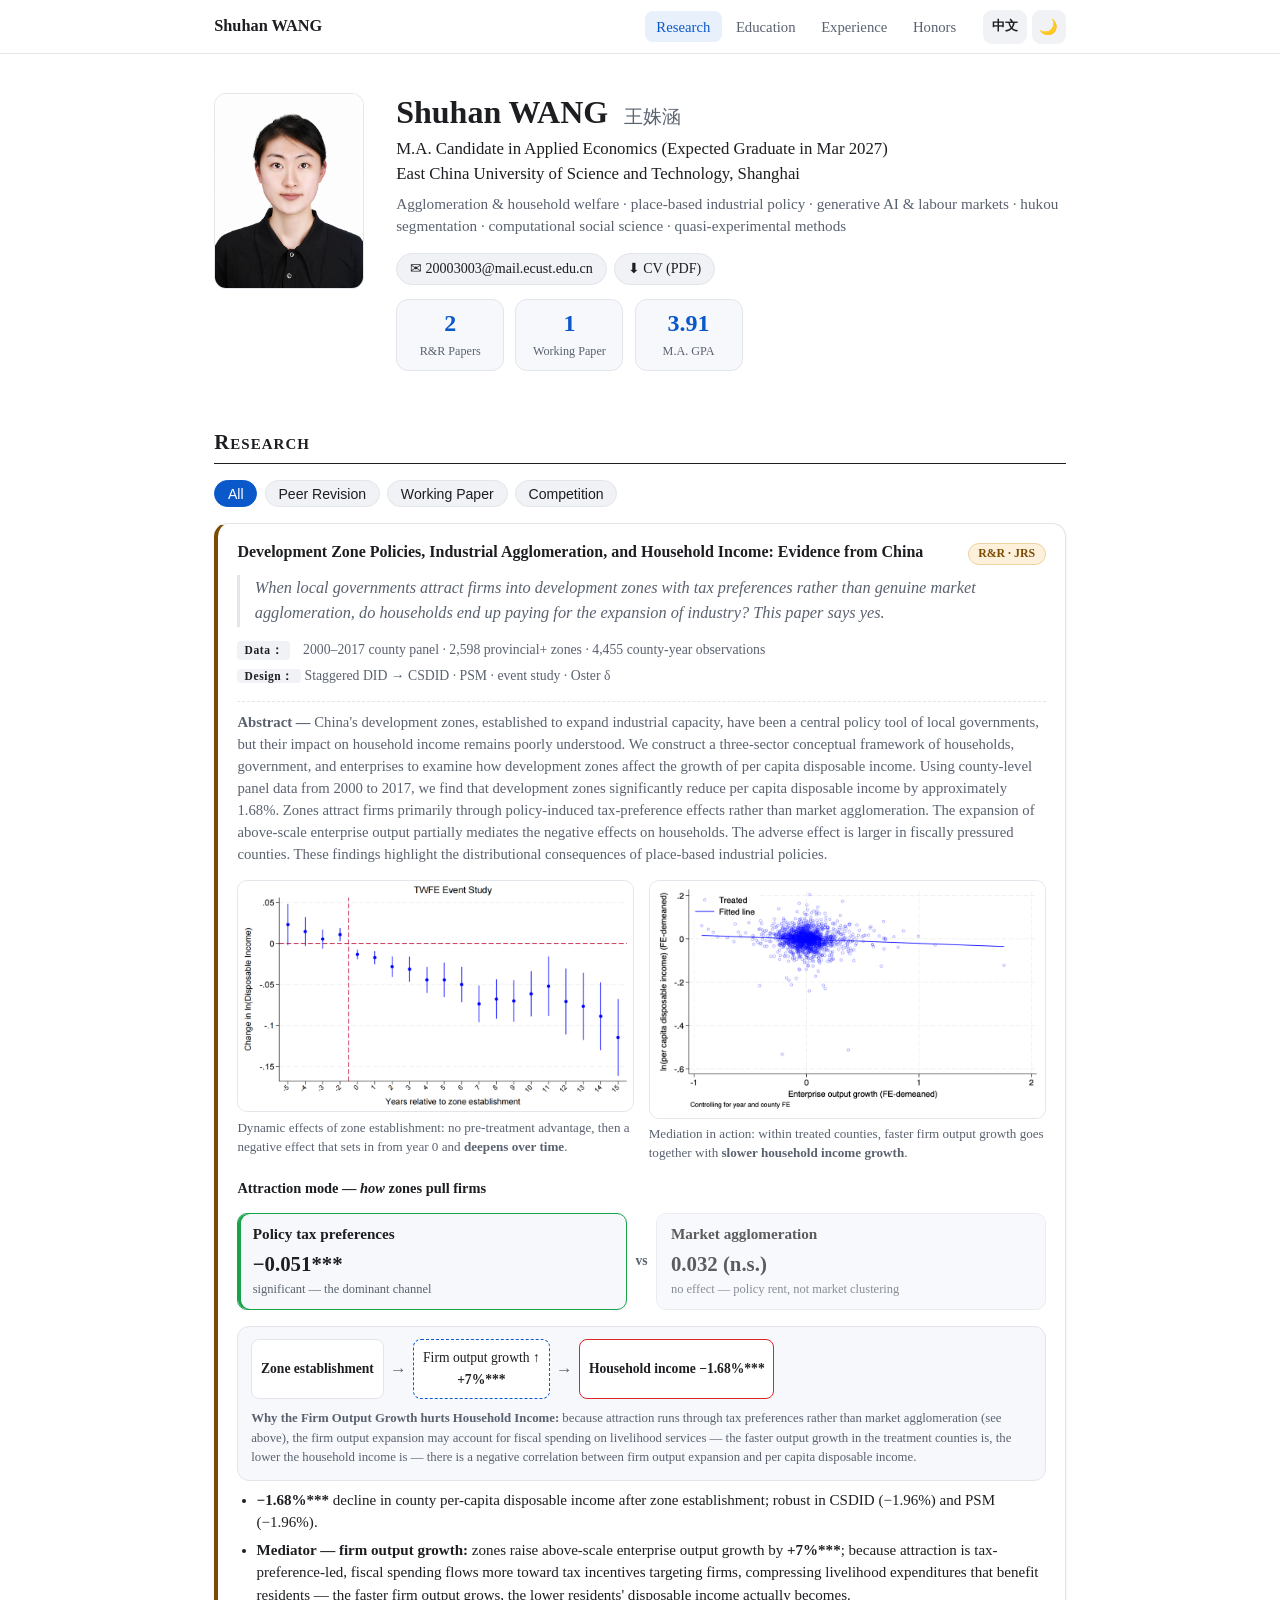
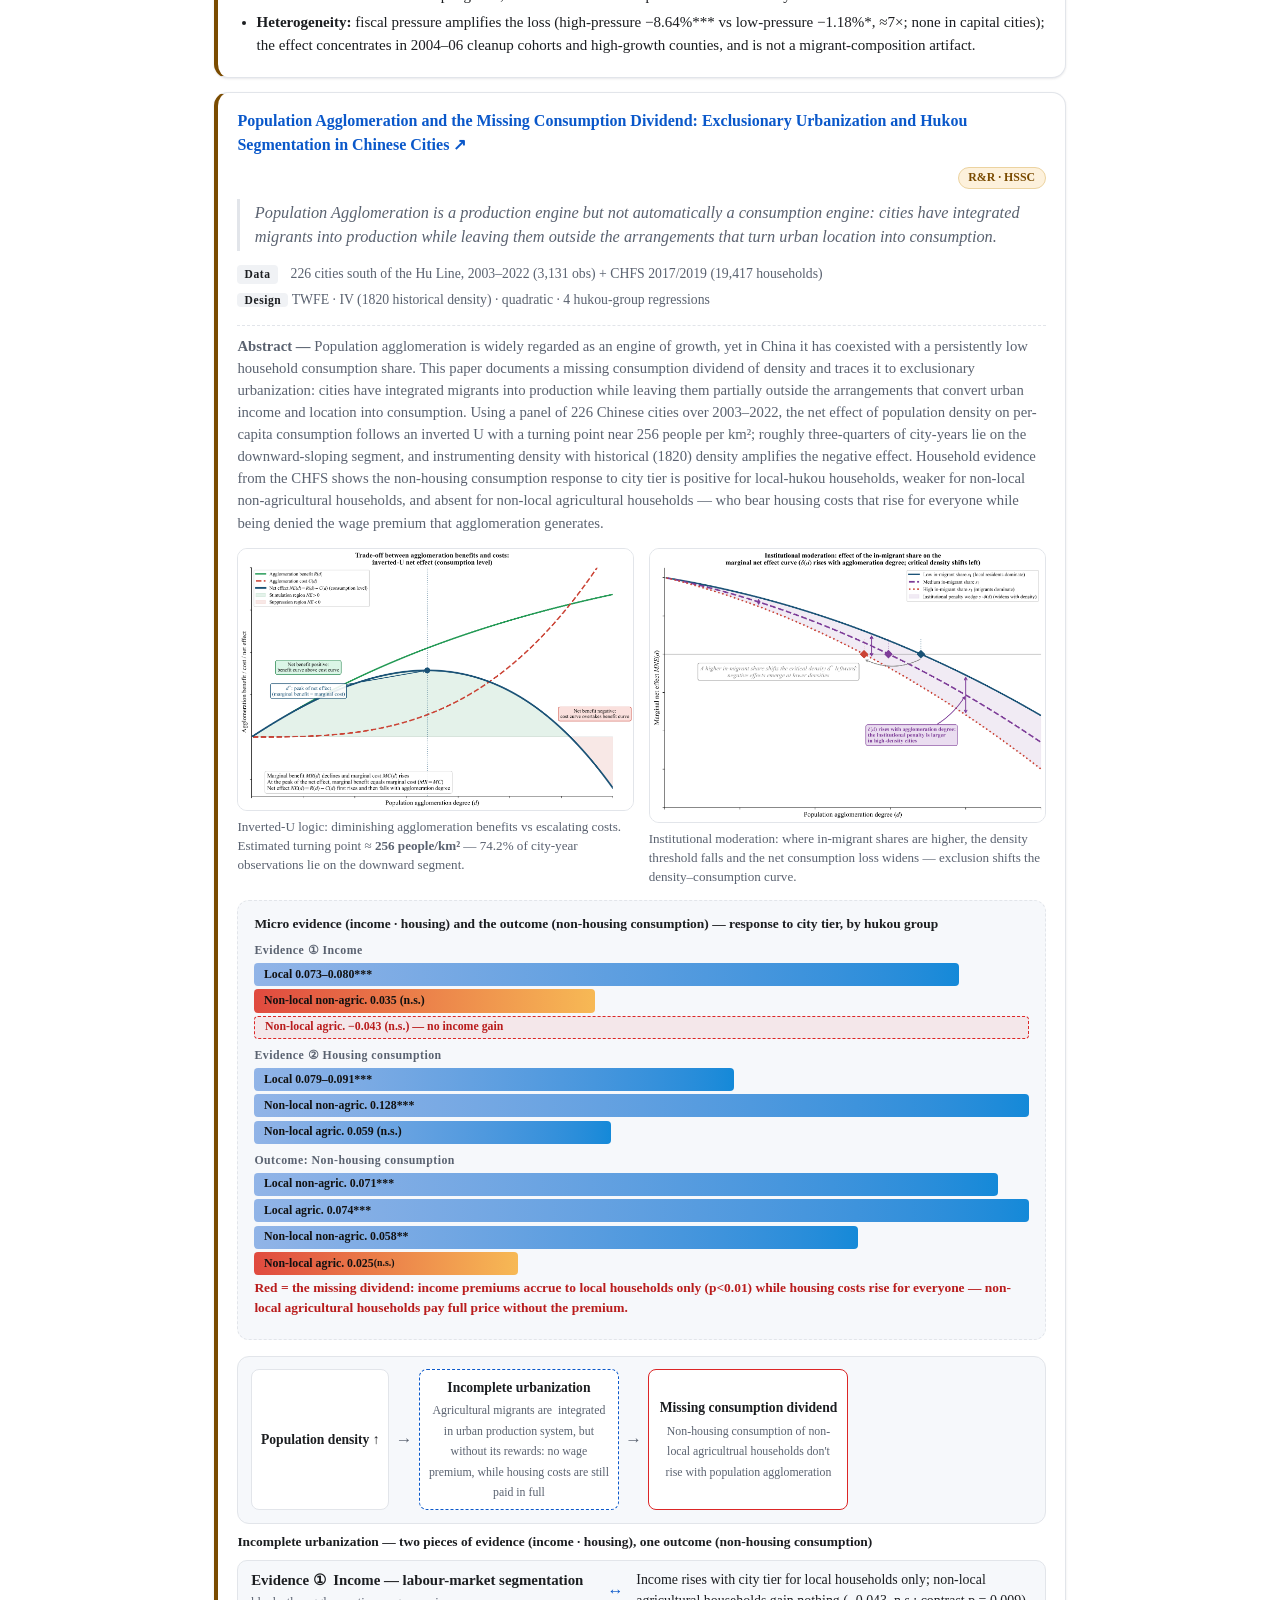
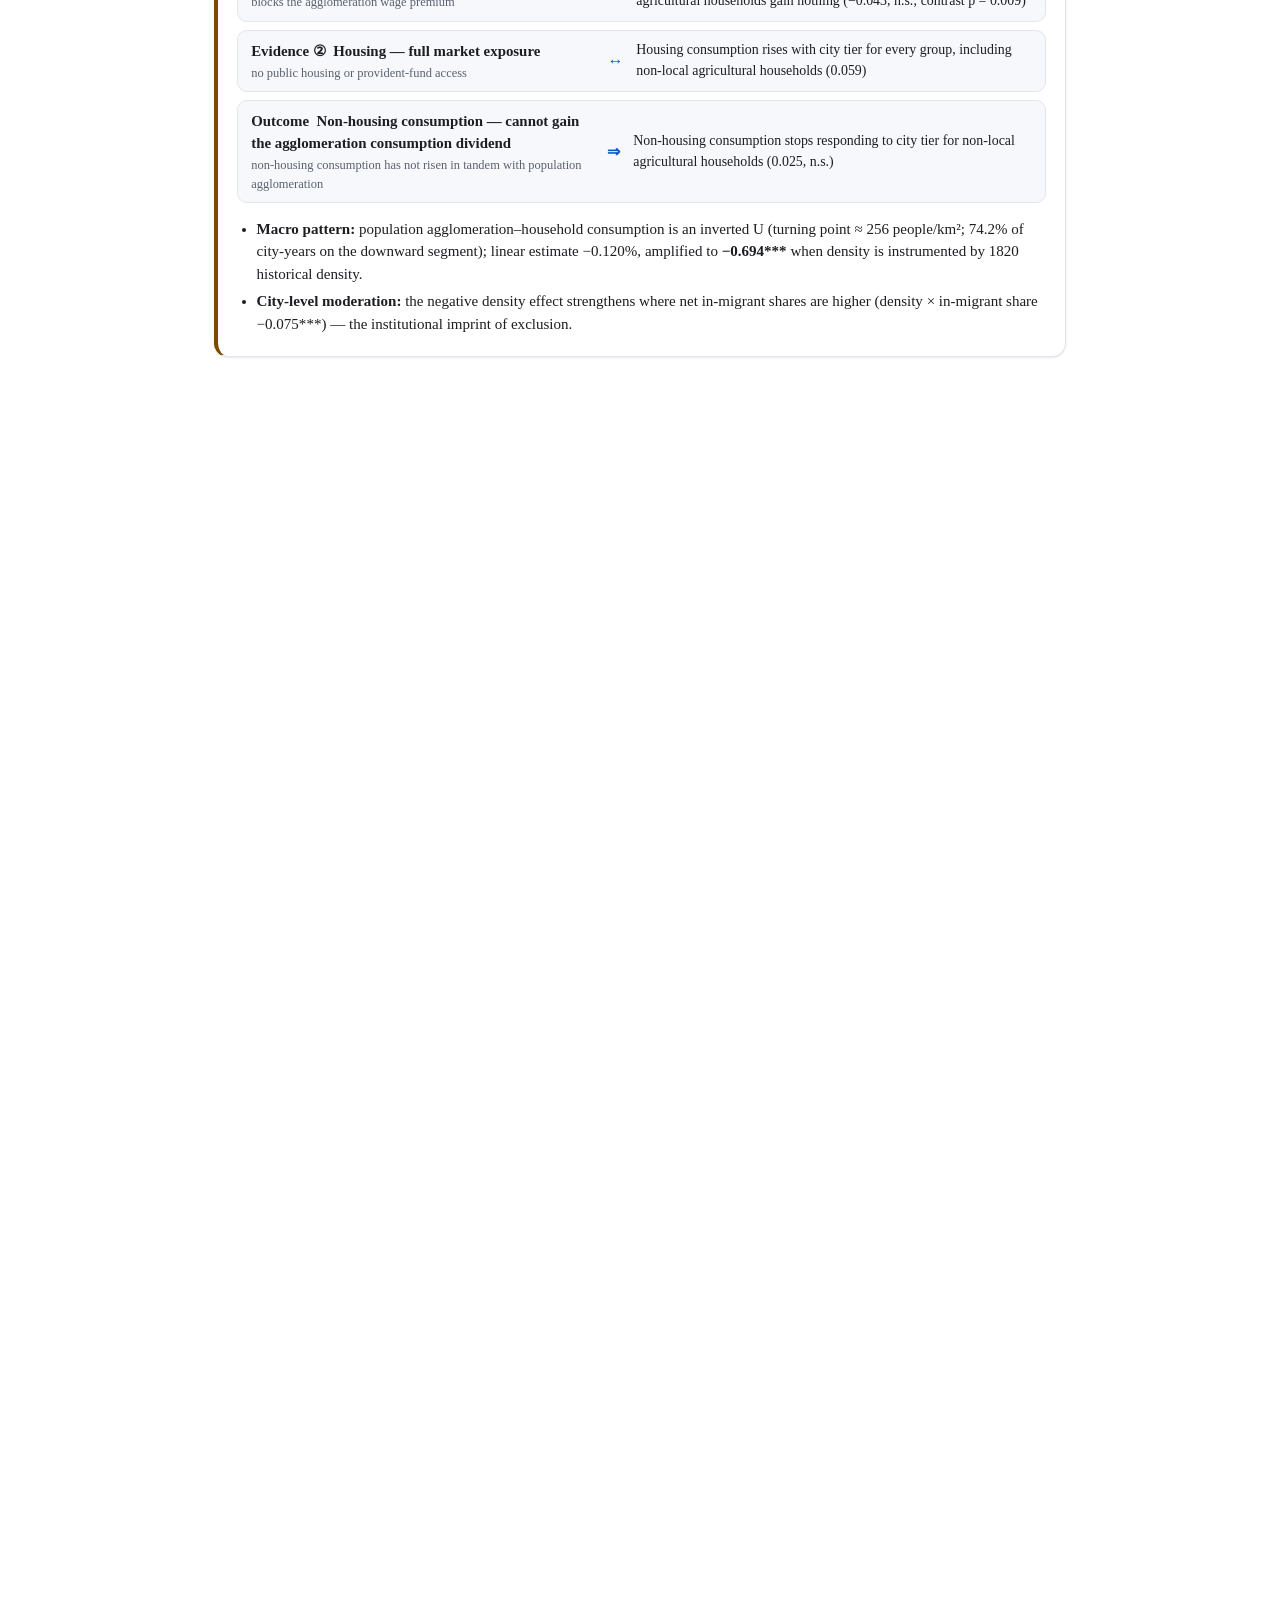
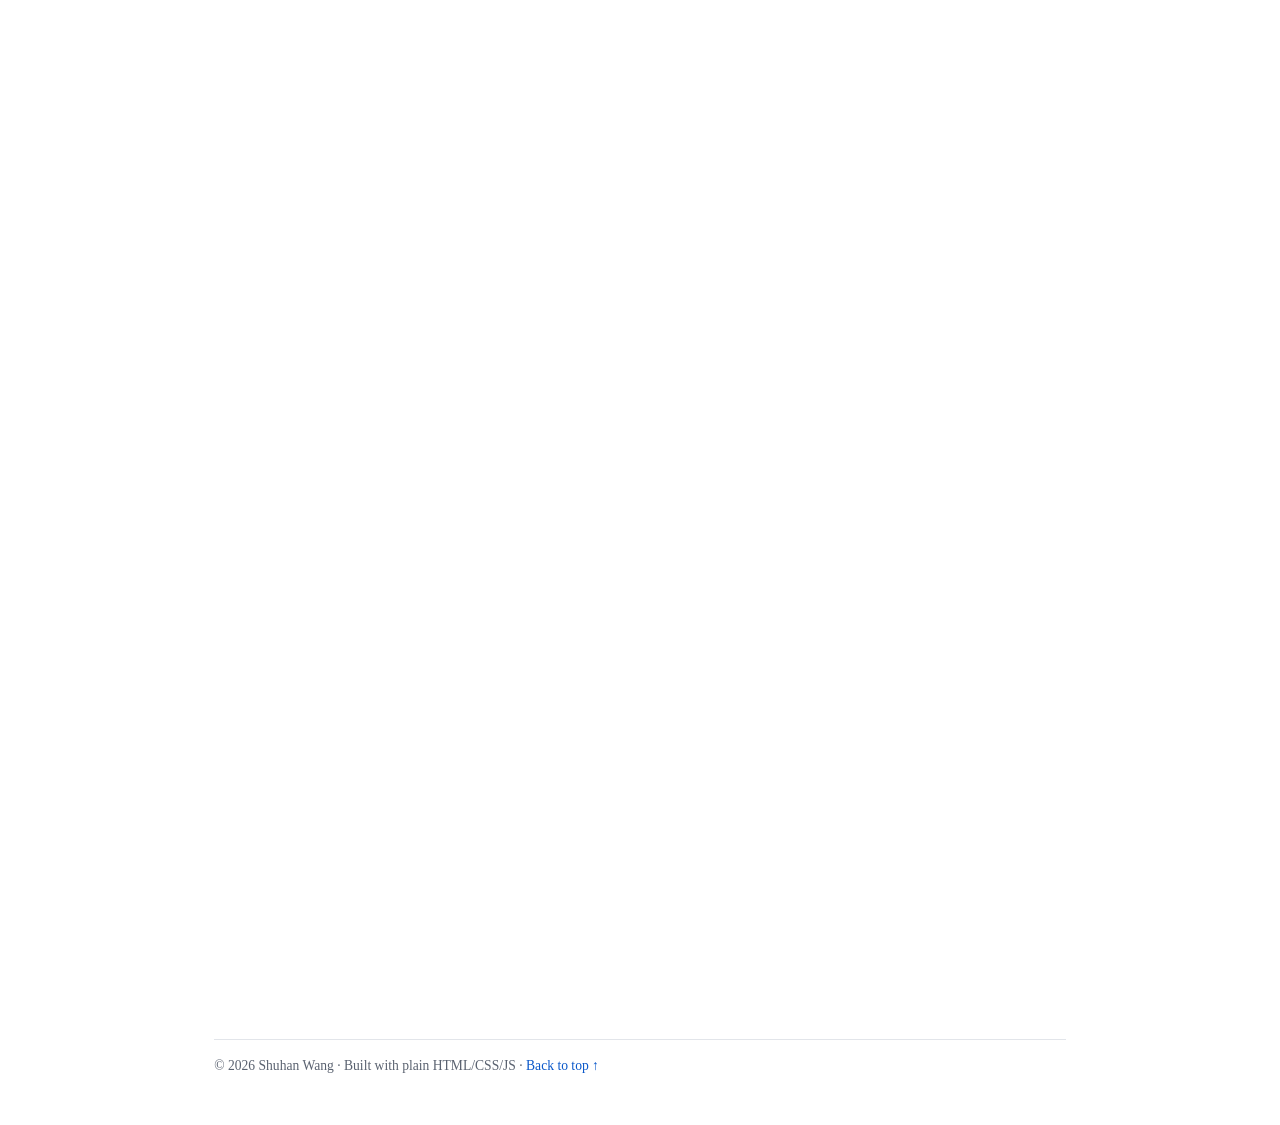
<file: index.html>
<!DOCTYPE html>
<html lang="en" data-theme="light">
<head>
<meta charset="utf-8">
<meta name="viewport" content="width=device-width, initial-scale=1">
<title>Shuhan WANG | Research — Agglomeration, Place-Based Policy &amp; Generative AI</title>
<meta name="description" content="Shuhan Wang — M.A. candidate in Applied Economics at ECUST. Research on agglomeration, hukou segmentation and consumption; place-based industrial policy and household income; generative AI, skill diversity and wage inequality.">
<link rel="stylesheet" href="css/style.css">
<link rel="stylesheet" href="css/theme.css">
</head>
<body>

<!-- ============ Top navigation ============ -->
<header class="nav" id="nav">
  <div class="nav-inner">
    <a href="#top" class="brand">Shuhan&nbsp;WANG</a>
    <nav class="nav-links" id="navLinks">
      <a href="#research" data-nav="research" data-i18n="nav_research">Research</a>
      <a href="#education" data-nav="education" data-i18n="nav_education">Education</a>
      <a href="#experience" data-nav="experience" data-i18n="nav_experience">Experience</a>
      <a href="#honors" data-nav="honors" data-i18n="nav_honors">Honors</a>
    </nav>
    <div class="nav-actions">
      <button id="langToggle" class="icon-btn lang-btn" title="Switch language" aria-label="Language">中文</button>
      <button id="themeToggle" class="icon-btn" title="Toggle theme" aria-label="Toggle theme">🌙</button>
      <button id="menuToggle" class="icon-btn menu-btn" title="Menu" aria-label="Menu">☰</button>
    </div>
  </div>
  <div class="progress" id="progressBar"></div>
</header>

<main class="wrap" id="top">

  <!-- ============ Hero ============ -->
  <section class="hero">
    <div class="hero-photo" data-reveal>
      <img src="assets/photo.png" alt="Photo of Shuhan Wang" class="photo">
    </div>
    <div class="hero-main">
      <h1 data-reveal>Shuhan WANG <span class="cn">王姝涵</span></h1>
      <p class="role" data-reveal data-i18n="hero_role">M.A. Candidate in Applied Economics (Expected Graduate in Mar 2027)<br>East China University of Science and Technology, Shanghai</p>
      <p class="interests" data-reveal data-i18n="hero_int">Agglomeration &amp; household welfare · place-based industrial policy · generative AI &amp; labour markets · hukou segmentation · computational social science · quasi-experimental methods</p>
      <div class="contact" data-reveal>
        <a class="chip" id="emailChip" href="mailto:20003003@mail.ecust.edu.cn">✉ 20003003@mail.ecust.edu.cn</a>
        <a class="chip" href="assets/CV_Wang_Shuhan.pdf?v=07d8835b" download data-i18n="cv_chip">⬇ CV (PDF)</a>
      </div>
      <div class="stats" data-reveal>
        <div class="stat"><span class="num" data-count="2" data-decimals="0">0</span><span class="lbl" data-i18n="st_rr">R&amp;R Papers</span></div>
        <div class="stat"><span class="num" data-count="1">0</span><span class="lbl" data-i18n="st_wp">Working Paper</span></div>
        <div class="stat"><span class="num" data-count="3.91" data-decimals="2">0</span><span class="lbl" data-i18n="st_gpa">M.A. GPA</span></div>
      </div>
    </div>
  </section>

  <!-- ============ Research (three papers, visualized) ============ -->
  <section id="research">
    <h2 class="sec-title" data-reveal data-i18n="sec_research">Research</h2>

    <div class="filters" data-reveal>
      <button class="chip filter active" data-filter="all" data-i18n="f_all">All</button>
      <button class="chip filter" data-filter="rr" data-i18n="f_rr">Peer Revision</button>
      <button class="chip filter" data-filter="wp" data-i18n="f_wp">Working Paper</button>
      <button class="chip filter" data-filter="award" data-i18n="f_award">Competition</button>
    </div>

    <!-- ===== Paper 1: Development zones ===== -->
    <article class="paper card study" data-tags="rr" data-reveal>
      <div class="p-top">
        <span class="title" data-expand data-i18n="p1_t">Development Zone Policies, Industrial Agglomeration, and Household Income: Evidence from China</span>
        <span class="badge rr" data-i18n="b_jrs">R&amp;R · JRS</span>
      </div>

      <div class="study-body">
        <p class="question" data-i18n="p1_q">When local governments attract firms into development zones with tax preferences rather than genuine market agglomeration,
          do <em>households</em> end up paying for the expansion of industry? This paper says yes.</p>

        <div class="s-meta" data-i18n="p1_meta"><span class="lab">Data：</span> 2000–2017 county panel · 2,598 provincial+ zones · 4,455 county-year observations<div><span class="lab">Design：</span> Staggered DID → CSDID · PSM · event study · Oster δ</div></div>

        

        <p class="abstract" data-i18n="p1_abs"><strong>Abstract —</strong> China's development zones, established to expand industrial capacity, have been a central policy tool of local governments, but their impact on household income remains poorly understood. We construct a three-sector conceptual framework of households, government, and enterprises to examine how development zones affect the growth of per capita disposable income. Using county-level panel data from 2000 to 2017, we find that development zones significantly reduce per capita disposable income by approximately 1.68%. Zones attract firms primarily through policy-induced tax-preference effects rather than market agglomeration. The expansion of above-scale enterprise output partially mediates the negative effects on households. The adverse effect is larger in fiscally pressured counties. These findings highlight the distributional consequences of place-based industrial policies.</p>

<div class="figs two">
          <figure>
            <a href="assets/research/kfq_event_study_income.png" target="_blank" rel="noopener"><img loading="lazy" src="assets/research/kfq_event_study_income.png" alt="Event study: dynamic effects of development zones on per capita disposable income"></a>
            <figcaption data-i18n="p1_cap1">Dynamic effects of zone establishment: no pre-treatment advantage, then a negative effect that sets in from year 0 and <strong>deepens over time</strong>.</figcaption>
          </figure>
          <figure>
            <a href="assets/research/kfq_mechanism_partial.png" target="_blank" rel="noopener"><img loading="lazy" src="assets/research/kfq_mechanism_partial.png" alt="Partial correlation: firm output growth vs household income growth in treated counties"></a>
            <figcaption data-i18n="p1_cap2">Mediation in action: within treated counties, faster firm output growth goes together with <strong>slower household income growth</strong>.</figcaption>
          </figure>
        </div>

        <div class="chan">
          <div class="chan-title" data-i18n="p1_chant">Attraction mode — <em>how</em> zones pull firms</div>
          <div class="chan-box ok" data-i18n="p1_chanok"><b>Policy tax preferences</b><span>−0.051***</span><small>significant — the dominant channel</small></div>
          <div class="chan-vs" data-i18n="p1_chanvs">vs</div>
          <div class="chan-box dim" data-i18n="p1_chandim"><b>Market agglomeration</b><span>0.032 (n.s.)</span><small>no effect — policy rent, not market clustering</small></div>
        </div>

        <div class="flow" data-i18n="p1_flow"><div class="flow-box"><b>Zone establishment</b></div>
          <div class="arrow">→</div>
          <div class="flow-box mid">Firm output growth ↑ <b>+7%***</b></div>
          <div class="arrow">→</div>
          <div class="flow-box bad"><b>Household income −1.68%***</b></div>
          <div class="flow-note"><b>Why the Firm Output Growth hurts Household Income:</b> because attraction runs through tax preferences rather than market agglomeration (see above), the firm output expansion may account for fiscal spending on livelihood services — the faster output growth in the treatment counties is, the lower the household income is — there is a negative correlation between firm output expansion and per capita disposable income.</div></div>

        <ul class="s-key" data-i18n="p1_key"><li><b>−1.68%***</b> decline in county per-capita disposable income after zone establishment; robust in CSDID (−1.96%) and PSM (−1.96%).</li>
          <li><b>Mediator — firm output growth:</b> zones raise above-scale enterprise output growth by <b>+7%***</b>; because attraction is tax-preference-led, fiscal spending flows more toward tax incentives targeting firms, compressing livelihood expenditures that benefit residents — the faster firm output grows, the lower residents' disposable income actually becomes.</li>
          <li><b>Heterogeneity:</b> fiscal pressure amplifies the loss (high-pressure −8.64%*** vs low-pressure −1.18%*, ≈7×; none in capital cities); the effect concentrates in 2004–06 cleanup cohorts and high-growth counties, and is not a migrant-composition artifact.</li></ul>

        
      </div>
    </article>

    <!-- ===== Paper 2: Agglomeration & hukou ===== -->
    <article class="paper card study" data-tags="rr" data-reveal>
      <div class="p-top">
        <a class="title link" data-expand href="https://www.researchsquare.com/article/rs-9354774/v1" target="_blank" rel="noopener" data-i18n="p2_t">Population Agglomeration and the Missing Consumption Dividend: Exclusionary Urbanization and Hukou Segmentation in Chinese Cities ↗</a>
        <span class="badge rr" data-i18n="b_hssc">R&amp;R · HSSC</span>
      </div>

      <div class="study-body">
        <p class="question" data-i18n="p2_q">Population Agglomeration is a production engine but not automatically a consumption engine: cities have integrated migrants into <em>production</em>
          while leaving them outside the arrangements that turn urban location into <em>consumption</em>.</p>

        <div class="s-meta" data-i18n="p2_meta"><span class="lab">Data</span> 226 cities south of the Hu Line, 2003–2022 (3,131 obs) + CHFS 2017/2019 (19,417 households)<div><span class="lab">Design</span> TWFE · IV (1820 historical density) · quadratic · 4 hukou-group regressions</div></div>

        

        <p class="abstract" data-i18n="p2_abs"><strong>Abstract —</strong> Population agglomeration is widely regarded as an engine of growth, yet in China it has coexisted with a persistently low household consumption share. This paper documents a missing consumption dividend of density and traces it to exclusionary urbanization: cities have integrated migrants into production while leaving them partially outside the arrangements that convert urban income and location into consumption. Using a panel of 226 Chinese cities over 2003–2022, the net effect of population density on per-capita consumption follows an inverted U with a turning point near 256 people per km²; roughly three-quarters of city-years lie on the downward-sloping segment, and instrumenting density with historical (1820) density amplifies the negative effect. Household evidence from the CHFS shows the non-housing consumption response to city tier is positive for local-hukou households, weaker for non-local non-agricultural households, and absent for non-local agricultural households — who bear housing costs that rise for everyone while being denied the wage premium that agglomeration generates.</p>

<div class="figs two">
          <figure>
            <a href="assets/research/hssc_fig1_tradeoff.png" target="_blank" rel="noopener"><img loading="lazy" src="assets/research/hssc_fig1_tradeoff.png" alt="Trade-off between agglomeration benefits and costs (conceptual)"></a>
            <figcaption data-i18n="p2_cap1">Inverted-U logic: diminishing agglomeration benefits vs escalating costs. Estimated turning point ≈ <strong>256 people/km²</strong> — 74.2% of city-year observations lie on the downward segment.</figcaption>
          </figure>
          <figure>
            <a href="assets/research/hssc_fig2_moderation.png" target="_blank" rel="noopener"><img loading="lazy" src="assets/research/hssc_fig2_moderation.png" alt="Institutional moderation: in-migrant share shifts the marginal net effect curve"></a>
            <figcaption data-i18n="p2_cap2">Institutional moderation: where in-migrant shares are higher, the density threshold falls and the net consumption loss widens — exclusion shifts the density–consumption curve.</figcaption>
          </figure>
        </div>

        <div class="fig-bars" data-i18n="p2_bars"><p class="fig-title">Micro evidence (income · housing) and the outcome (non-housing consumption) — response to city tier, by hukou group</p>
            <div class="bars"><div class="bars-label">Evidence ① Income</div>
              <div class="bar"><span style="width:91%">Local 0.073–0.080***</span></div>
              <div class="bar miss"><span style="width:44%">Non-local non-agric. 0.035 (n.s.)</span></div>
              <div class="bar zero"><span>Non-local agric. −0.043 (n.s.) — no income gain</span></div>
              <div class="bars-label">Evidence ② Housing consumption</div>
              <div class="bar"><span style="width:62%">Local 0.079–0.091***</span></div>
              <div class="bar"><span style="width:100%">Non-local non-agric. 0.128***</span></div>
              <div class="bar"><span style="width:46%">Non-local agric. 0.059 (n.s.)</span></div>
            <div class="bars-label">Outcome: Non-housing consumption</div>
              <div class="bar"><span style="width:96%">Local non-agric. 0.071***</span></div>
              <div class="bar"><span style="width:100%">Local agric. 0.074***</span></div>
              <div class="bar"><span style="width:78%">Non-local non-agric. 0.058**</span></div>
              <div class="bar miss"><span style="width:34%">Non-local agric. 0.025 <small>(n.s.)</small></span></div>
              </div>
            <p class="fig-title miss-note">Red = the missing dividend: income premiums accrue to local households only (p&lt;0.01) while housing costs rise for everyone — non-local agricultural households pay full price without the premium.</p></div>

        <div class="flow" data-i18n="p2_flow"><div class="flow-box"><b>Population density ↑</b></div> <div class="arrow">→</div> <div class="flow-box mid"><b><b>Incomplete urbanization</b></b><b><small style="color: rgb(90, 98, 112); font-weight: 400;">Agricultural migrants are&nbsp;&nbsp;<span style="color: rgb(90, 98, 112); font-size: 0.74rem;">integrated in urban production system, but without its rewards: no wage premium, while housing costs are still paid in full</span></small></b></div> <div class="arrow">→</div><div class="flow-box bad"><b><b>Missing consumption dividend</b></b><b><small style="color: rgb(90, 98, 112); font-weight: 400;">Non-housing consumption of non-local agricultrual households don't rise with population agglomeration</small></b></div></div>

        <p class="fig-title" data-i18n="p2_mid">Incomplete urbanization — two pieces of evidence (income · housing), one outcome (non-housing consumption)</p>
        <div class="mech" data-i18n="p2_mech"><div class="mech-row">
            <div class="mech-channel"><b>Evidence ①&nbsp;&nbsp;Income — labour-market segmentation</b><small>blocks the agglomeration wage premium</small></div>
            <div class="mech-arrow">↔</div>
            <div class="mech-evidence">Income rises with city tier for local households only; non-local agricultural households gain nothing (−0.043, n.s.; contrast p = 0.009)</div>
          </div>
          <div class="mech-row">
            <div class="mech-channel"><b>Evidence ②&nbsp;&nbsp;Housing — full market exposure</b><small>no public housing or provident-fund access</small></div>
            <div class="mech-arrow">↔</div>
            <div class="mech-evidence">Housing consumption rises with city tier for every group, including non-local agricultural households (0.059)</div>
          </div>
          <div class="mech-row">
            <div class="mech-channel"><b>Outcome&nbsp;&nbsp;Non-housing consumption — cannot gain the agglomeration consumption dividend</b><small>non-housing consumption has not risen in tandem with population agglomeration</small></div>
            <div class="mech-arrow">⇒</div>
            <div class="mech-evidence">Non-housing consumption stops responding to city tier for non-local agricultural households (0.025, n.s.)</div>
          </div></div>

        <ul class="s-key" data-i18n="p2_key"><li><b>Macro pattern:</b>&nbsp;population agglomeration–household consumption is an inverted U (turning point ≈ 256 people/km²; 74.2% of city-years on the downward segment); linear estimate −0.120%, amplified to <b>−0.694***</b> when density is instrumented by 1820 historical density.</li>
          <li><b>City-level moderation:</b> the negative density effect strengthens where net in-migrant shares are higher (density × in-migrant share −0.075***) — the institutional imprint of exclusion.</li></ul>

        
      </div>
    </article>

    <!-- ===== Paper 3: Generative AI ===== -->
    <article class="paper card study" data-tags="wp" data-reveal>
      <div class="p-top">
        <span class="title" data-expand data-i18n="p3_t">The Impact of Generative AI Exposure on Skill Diversity and Wage Inequality: Evidence from China's City–Occupation Labor Market</span>
        <span class="badge wp" data-i18n="b_wp">Working Paper</span>
      </div>

      <div class="study-body">
        <p class="question" data-i18n="p3_q">Is generative AI an equalizer or a new maker of inequality? Through the lens of <em>skill diversity</em>, the answer is both:
          <b>convergence within occupations, divergence between occupations, and selective equalization of wages</b>.</p>

        <div class="s-meta" data-i18n="p3_meta"><span class="lab">Data：</span> 170 cities × 99 occupations × month, 2021.01–2024.12 (~120,000 obs, online job postings)<div><span class="lab">Design：</span> Continuous-treatment DID (ChatGPT, Dec 2022) · mediation · quantile regression</div><div><span class="lab">Exposure：</span> GPT-4 occupation-level AI exposure index (PKU × Zhaopin)</div></div>

        

        <p class="abstract" data-i18n="p3_abs"><strong>Abstract —</strong> The public release of ChatGPT in December 2022 marked the transition of generative AI from a niche technology to a widely deployable general-purpose tool. Exploiting this quasi-natural experiment, we construct a city × occupation × month panel from January 2021 to December 2024 using job postings from China's major online recruitment platforms, and employ a continuous-treatment difference-in-differences framework to identify the causal effects of generative AI exposure on skill diversity and wage inequality. We find: (1) AI exposure significantly reduces within-occupation skill diversity (β₂ = −0.054, p &lt; 0.001) but increases between-occupation skill diversity (β₂ = 0.172, p &lt; 0.001) after ChatGPT's release, revealing a "convergence-within, divergence-between" dual pattern; (2) the wage Gini coefficient declines with AI exposure (β₂ = −0.041, p = 0.017), but quantile regression reveals this equalizing effect concentrates at lower quantiles while vanishing at higher quantiles, confirming a "selective equalization" hypothesis; (3) mediation analysis shows that general auxiliary skill displacement mediates within-occupation diversity decline, while occupation-specific auxiliary skill expansion mediates between-occupation diversity divergence; (4) spatial heterogeneity indicates effects are most pronounced in high-GDP cities and medium-exposure industries.</p>

<div class="flow" data-i18n="p3_flow"><div class="flow-box"><b>GenAI exposure ↑<br><small>(ChatGPT, 12/2022)</small></b></div>
          <div class="arrow">→</div>
          <div class="flow-box">General auxiliary skills displaced <small>α₂ −0.009***</small></div>
          <div class="arrow">→</div>
          <div class="flow-box bad"><b>Within-occupation diversity ↓ −0.054***</b></div>
          <div class="arrow">∥</div>
          <div class="flow-box">Occupation-specific auxiliary skills reshaped</div>
          <div class="arrow">→</div>
          <div class="flow-box ok"><b>Between-occupation diversity ↑ +0.172***</b></div>
          <div class="flow-note">"Convergence within, divergence between" plus selective equalization: the Gini falls −0.041**, with compression driven by lower-end wage gains (p90–p10 gap −0.800**).</div></div>

        <ul class="s-key" data-i18n="p3_key"><li><b>Convergence-within, divergence-between:</b> within-occupation skill diversity ↓ −0.054*** while between-occupation diversity ↑ +0.172*** after ChatGPT's release.</li>
          <li><b>Selective equalization:</b> wage Gini ↓ −0.041**; by quantile, +0.116*** (p10) → +0.055*** (p50) → −0.040* (p90).</li>
          <li><b>Mechanisms:</b> general auxiliary-skill displacement mediates within-occupation convergence; occupation-specific auxiliary-skill expansion mediates between-occupation divergence (bootstrap CIs exclude zero).</li>
          <li><b>Heterogeneity:</b> between-occupation divergence is strongest in high-GDP cities (Q4: 0.337***); wage equalization is most visible in medium-GDP cities.</li></ul>

        
      </div>
    </article>

    <!-- ===== ICM competition paper ===== -->
    <article class="paper card study" data-tags="award" data-reveal>
      <div class="p-top">
        <span class="title" data-expand data-i18n="icm_t">Regional Development: Both the Creator and Acceptor of Light Pollution</span>
        <span class="badge award" data-i18n="b_icm">ICM 2023 · Meritorious Winner (Top 13%)</span>
      </div>
      <p class="desc" data-i18n="icm_desc">Modeling-competition paper on who creates and who absorbs light pollution in regional development; responsible for framework design, variable construction, and English writing (2011–2019 city panel).</p>
      <div class="study-body" hidden data-i18n="icm_body"><ul class="s-key">
          <li><b>Question:</b> regional development is simultaneously the creator and the acceptor of light pollution — the light pollution of developed regions spills over to their neighbors.</li>
          <li><b>Work:</b> modeling and measurement on a 2011–2019 Chinese prefecture-level panel; framework, variable construction, result interpretation, and English paper writing.</li>
          <li><b>Recognition:</b> Meritorious Winner (Top 13%), 2023 ICM / MCM.</li>
        </ul></div>
    </article>

  </section>

  <!-- ============ Education ============ -->
  <section id="education">
    <h2 class="sec-title" data-reveal data-i18n="sec_edu">Education</h2>
    <div class="item card" data-reveal>
      <div class="head" data-i18n="edu_h1"><strong>East China University of Science and Technology — M.A. in Applied Economics</strong><span class="when">2024.09 – 2027.02 (expected)</span></div>
      <div class="sub" data-i18n="edu_m">GPA 3.91/4.00 · Advanced Econometrics (94), Advanced Macro/Microeconomics (91), Urban Economics (94)</div>
    </div>
    <div class="item card" data-reveal>
      <div class="head" data-i18n="edu_h2"><strong>East China University of Science and Technology — B.A. in Economics</strong><span class="when">2020.09 – 2024.07</span></div>
      <div class="sub" data-i18n="edu_b">GPA 3.79/4.00 · Outstanding Undergraduate Thesis: <em>The Impact of National or Industry Standard Setter Identity on Firm Innovation</em></div>
    </div>
  </section>

  <!-- ============ Experience ============ -->
  <section id="experience">
    <h2 class="sec-title" data-reveal data-i18n="sec_exp">Experience</h2>
    <div class="item card" data-reveal>
      <div class="head" data-i18n="exp_h1"><strong>Data Product Intern — China Economic Information Service (Xinhua News Agency)</strong><span class="when">2026.06 – Present</span></div>
      <ul data-i18n="exp_1"><li>Wrote multidimensional country <b>industry research reports</b></li><li>Built a <b>foundational database for country-specific risk assessment products</b></li><li>Retrieved and summarized country-specific industry trends to support data product updates</li><li>Generated HTML samples of data products (AI tool assistance)</li></ul>
    </div>
    <div class="item card" data-reveal>
      <div class="head" data-i18n="exp_h2"><strong>Industry Research Intern — AI Department, CAICT East China Branch</strong><span class="when">2024.03 – 2024.08</span></div>
      <ul data-i18n="exp_2"><li>Co-authored the intelligent-computing talent chapter of the <em>Huawei–CAICT White Paper</em> (tracking AI / large-model industry &amp; talent trends)</li><li>Drafted the data-infrastructure terminology of the <em>Shanghai New Infrastructure Handbook</em>; consolidated the Yangtze River Delta Digital Economy Work Plan (2023) outcomes report</li></ul>
    </div>
    <div class="item card" data-reveal>
      <div class="head" data-i18n="exp_h3"><strong>Research Assistant — Public Economic Governance Research Center, ECUST</strong><span class="when">2024.09 – Present</span></div>
      <ul data-i18n="exp_3"><li>Coordinated an academic forum on Chinese modernization</li><li>Built and maintained the center's official website</li></ul>
    </div>
  </section>

  <!-- ============ Honors ============ -->
  <section id="honors">
    <h2 class="sec-title" data-reveal data-i18n="sec_hon">Honors</h2>
    <div class="item card" data-reveal>
      <ul data-i18n="hon_l"><li>Third Prize, 5th National College Student Development Economics Paper Competition (2025)</li>
        <li>First-Class Graduate Academic Scholarship; Outstanding Scholarship (Special Prize), ECUST (2024)</li>
        <li>Outstanding Graduate of Shanghai Municipality (2024)</li>
        <li>Meritorious Winner (Top 13%), Mathematical Contest in Modeling (ICM) (2023)</li></ul>
    </div>
  </section>

  <footer data-i18n="footer">© <span id="year">2026</span> Shuhan Wang · Built with plain HTML/CSS/JS · <a href="#top">Back to top ↑</a></footer>
</main>

<button id="toTop" class="to-top" title="Back to top" aria-label="Back to top">↑</button>
<div id="toast" class="toast" hidden></div>

<script src="js/zh-i18n.js"></script>
<script src="js/app.js"></script>
</body>
</html>
</file>
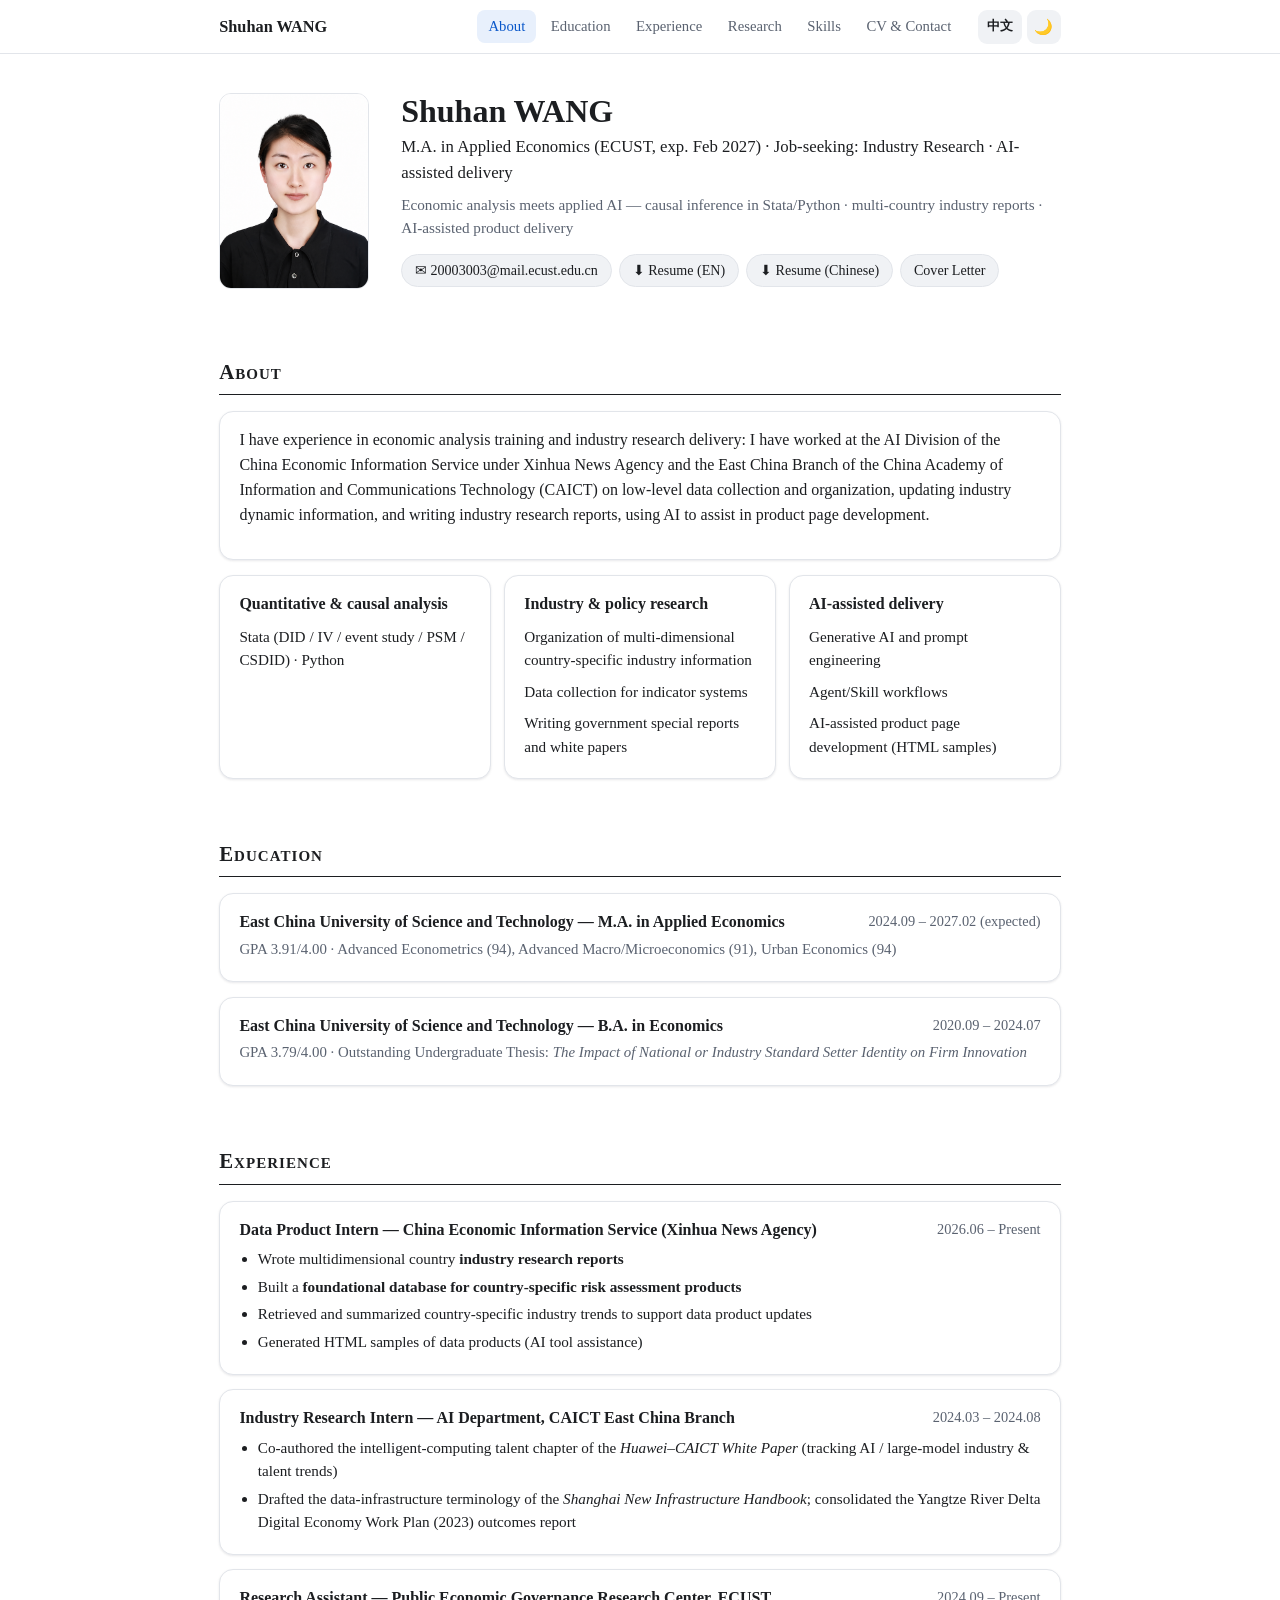
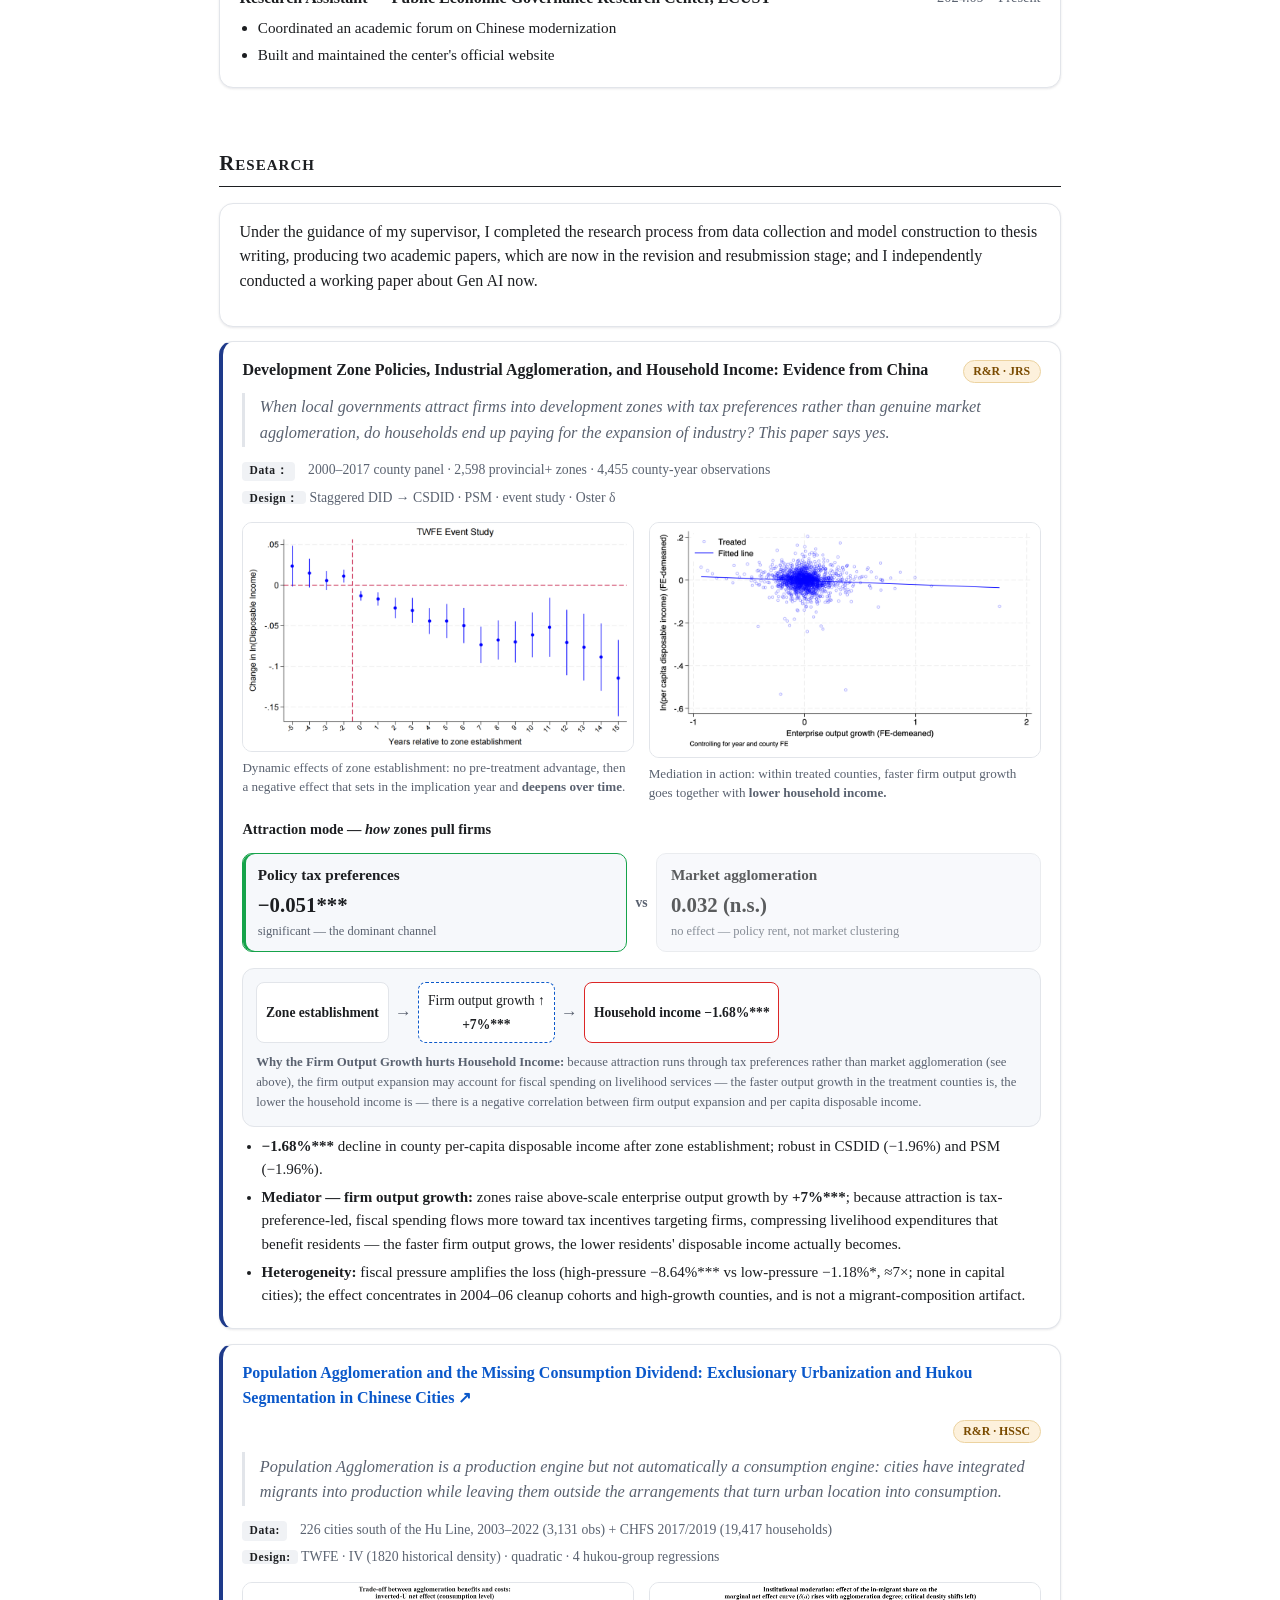
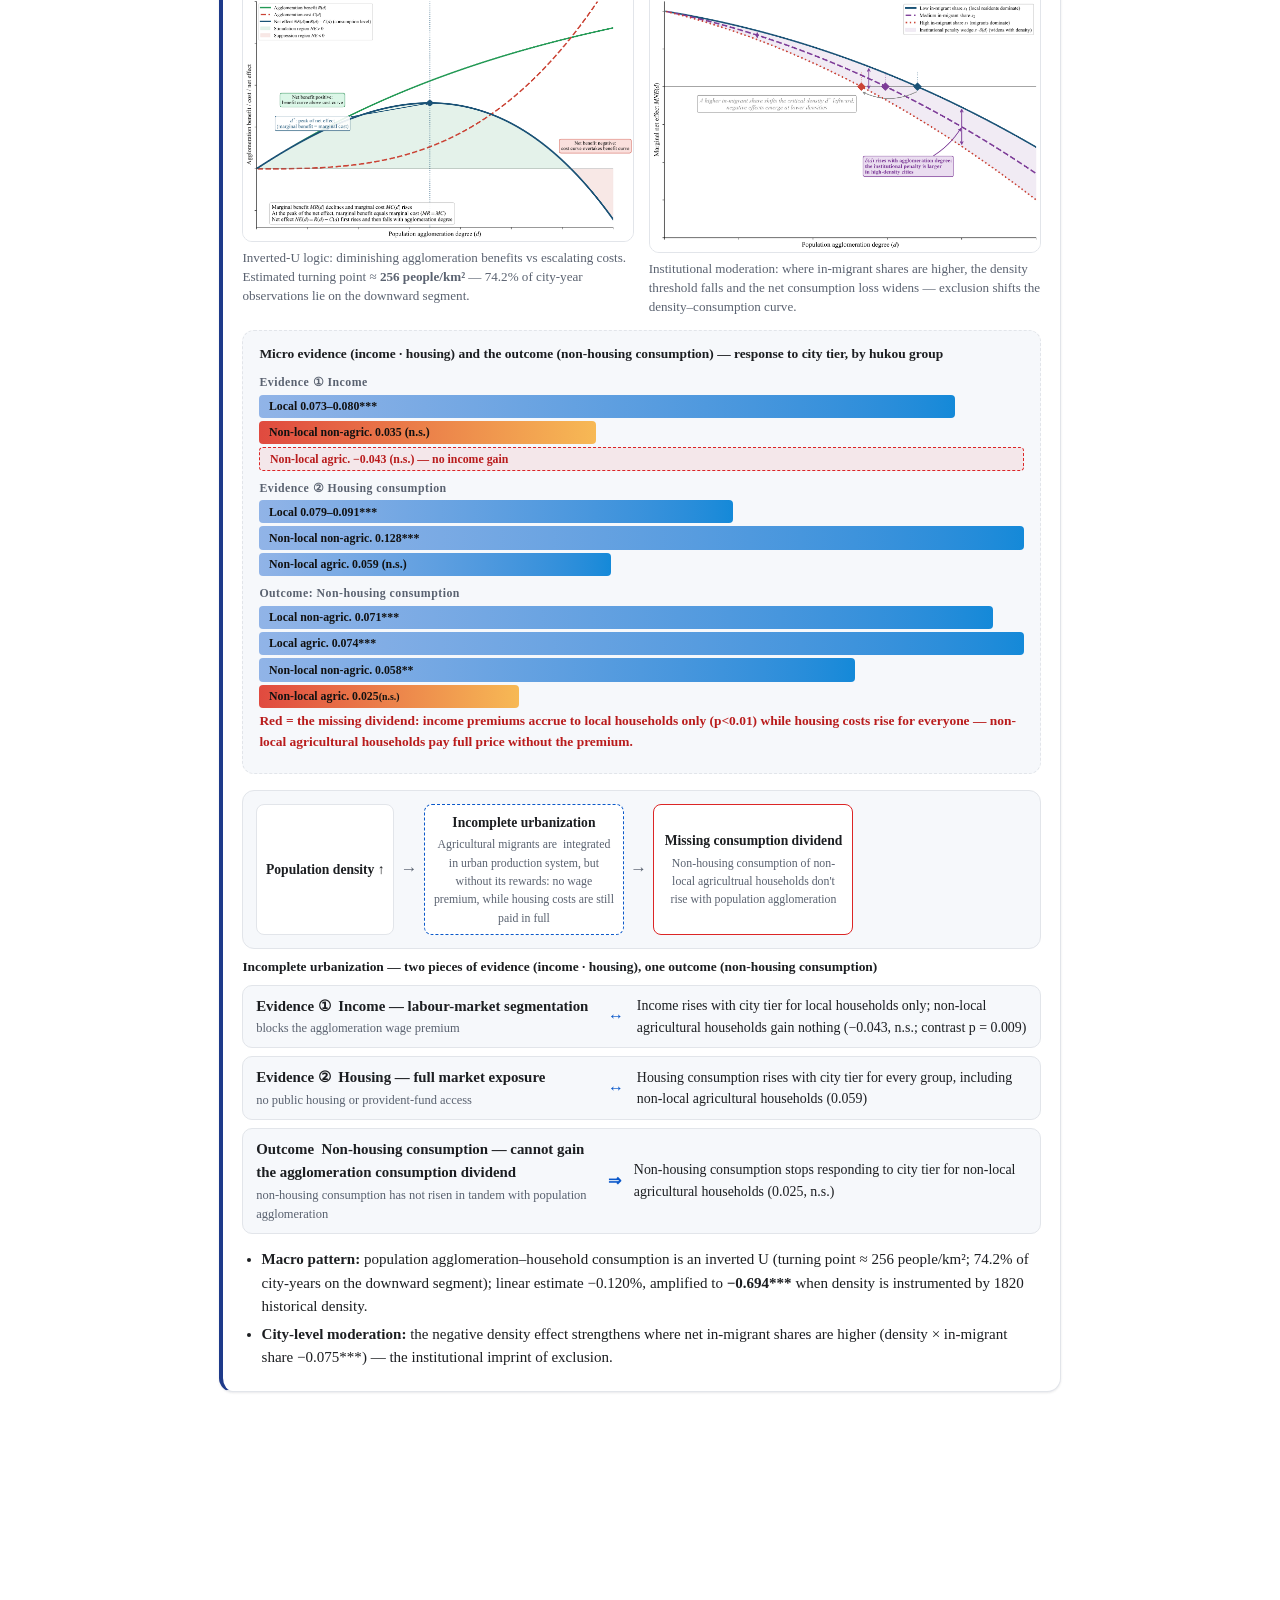
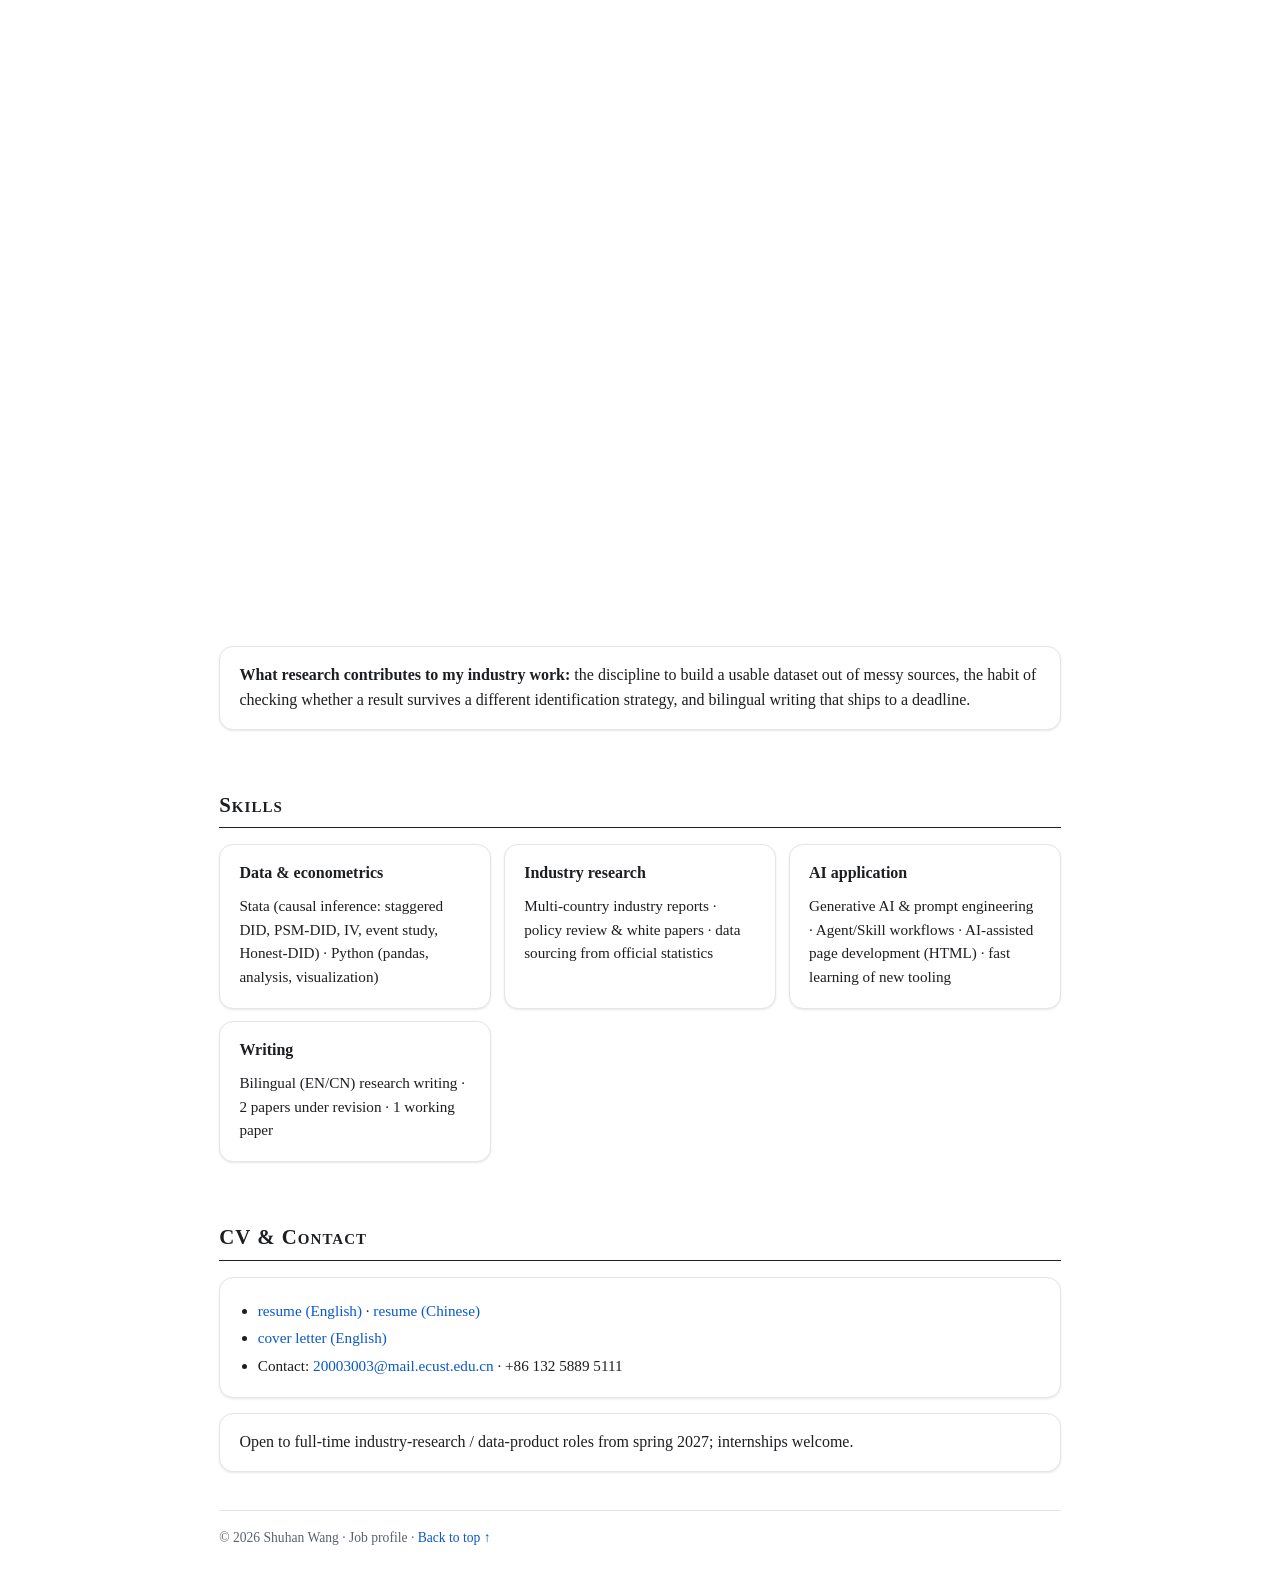
<file: career/index.html>
<!doctype html>
<html lang="en" data-theme="light">
  <head>
    <meta charset="utf-8" />
    <meta name="viewport" content="width=device-width, initial-scale=1" />
    <title>Shuhan Wang | Data &amp; Industry Research — Job Profile</title>
    <meta
      name="description"
      content="Shuhan Wang — M.A. in Applied Economics (ECUST). Data analysis, industry & policy research, AI-assisted delivery. Looking for analyst / industry-research / data-product roles."
    />
    <link rel="stylesheet" href="css/style.css" />
    <link rel="stylesheet" href="css/theme.css" />
  </head>
  <body>
    <header class="nav" id="nav">
      <div class="nav-inner">
        <a href="#top" class="brand">Shuhan&nbsp;WANG</a>
        <nav class="nav-links" id="navLinks">
          <a href="#about" data-nav="about" data-i18n="nav_about"
            >About</a
          >
          <a href="#education" data-nav="education" data-i18n="nav_education"
            >Education</a
          >
          <a href="#experience" data-nav="experience" data-i18n="nav_exp"
            >Experience</a
          >
          <a href="#research" data-nav="research" data-i18n="nav_research"
            >Research</a
          >
          <a href="#skills" data-nav="skills" data-i18n="nav_skills"
            >Skills</a
          >
          <a href="#docs" data-nav="docs" data-i18n="nav_docs"
            >CV &amp; Contact</a
          >
        </nav>
        <div class="nav-actions">
          <button
            id="langToggle"
            class="icon-btn lang-btn"
            title="Switch language"
            aria-label="Language"
          >
            中文
          </button>
          <button
            id="themeToggle"
            class="icon-btn"
            title="Toggle theme"
            aria-label="Toggle theme"
          >
            🌙
          </button>
          <button
            id="menuToggle"
            class="icon-btn menu-btn"
            title="Menu"
            aria-label="Menu"
          >
            ☰
          </button>
        </div>
      </div>
      <div class="progress" id="progressBar"></div>
    </header>

    <main class="wrap" id="top">
      <!-- ============ Hero ============ -->
      <section class="hero">
        <div class="hero-photo" data-reveal>
          <img
            src="../assets/photo.png"
            alt="Photo of Shuhan Wang"
            class="photo"
          />
        </div>
        <div class="hero-main">
          <h1 data-reveal data-i18n="h1">Shuhan WANG</h1>
          <p class="role" data-reveal data-i18n="hero_role">
            M.A. in Applied Economics (ECUST, exp. Feb 2027) · Job-seeking: Industry Research · AI-assisted delivery
          </p>
          <p class="interests" data-reveal data-i18n="hero_int">
            Economic analysis meets applied AI — causal inference in Stata/Python · multi-country industry reports · AI-assisted product delivery
          </p>
          <div class="contact" data-reveal>
            <a
              class="chip"
              id="emailChip"
              href="mailto:20003003@mail.ecust.edu.cn"
              data-i18n="contact_email"
              >✉ 20003003@mail.ecust.edu.cn</a
            >
            <a
              class="chip"
              href="assets/resumes/Resume_EN.pdf?v=718f8eb1"
              download
              data-i18n="dl_en"
              >⬇ Resume (EN)</a
            >
            <a
              class="chip"
              href="assets/resumes/Resume_CN.pdf?v=b8df3a31"
              download
              data-i18n="dl_cn"
              >⬇ Resume (Chinese)</a
            >
            <a
              class="chip"
              href="assets/resumes/Cover_Letter_EN.pdf?v=ad508094"
              download
              data-i18n="dl_cl"
              >Cover Letter</a
            >
          </div>
        </div>
      </section>

      <!-- ============ About
      / strengths ============ -->
      <section id="about">
        <h2 class="sec-title" data-reveal data-i18n="sec_about">About</h2>
        <div class="item card" data-reveal data-i18n="about_1">
          <p style="margin-top:0"><span>I have experience in economic analysis training and industry research delivery: I have worked at the AI Division of the China Economic Information Service under Xinhua News Agency and the East China Branch of the China Academy of Information and Communications Technology (CAICT) on low-level data collection and organization, updating industry dynamic information, and writing </span><span>industry research reports</span><span>, using AI to assist in product page development.</span></p>
        </div>
        <div class="strengths">
          <div class="card" data-reveal data-i18n="s1"><b>Quantitative &amp; causal analysis</b>
        <p class="desc">Stata (DID / IV / event study / PSM / CSDID) · Python</p></div>
          <div class="card" data-reveal data-i18n="s2"><b>Industry &amp; policy research<br></b><p class="desc"><span>Organization of m</span>ulti-dimensional country-specific industry information</p><p class="desc">Data collection for indicator systems</p><p class="desc">Writing government special reports and white papers</p></div>
          <div class="card" data-reveal data-i18n="s3"><b>AI-assisted delivery</b><p class="desc">Generative AI and prompt engineering</p><p class="desc">Agent/Skill workflows</p><p class="desc">AI-assisted product page development (HTML samples)</p></div>
        </div>
      </section>

      <!-- ============ Education
      ============ -->
      <section id="education">
        <h2 class="sec-title" data-reveal data-i18n="sec_edu">Education</h2>
        <div class="item card" data-reveal>
          <div class="head" data-i18n="edu_h1"><strong>East China University of Science and Technology — M.A. in Applied Economics</strong><span class="when">2024.09 – 2027.02 (expected)</span></div>
          <div class="sub" data-i18n="edu_m">GPA 3.91/4.00 · Advanced Econometrics (94), Advanced Macro/Microeconomics (91), Urban Economics (94)</div>
        </div>
        <div class="item card" data-reveal>
          <div class="head" data-i18n="edu_h2"><strong>East China University of Science and Technology — B.A. in Economics</strong><span class="when">2020.09 – 2024.07</span></div>
          <div class="sub" data-i18n="edu_b">GPA 3.79/4.00 · Outstanding Undergraduate Thesis: <em>The Impact of National or Industry Standard Setter Identity on Firm Innovation</em></div>
        </div>
      </section>

      <!-- ============ Experience
      ============ -->
      <section id="experience">
        <h2 class="sec-title" data-reveal data-i18n="sec_exp">Experience</h2>

        <div class="item card" data-reveal>
          <div class="head" data-i18n="e1_head"><strong>Data Product Intern — China Economic Information Service (Xinhua News Agency)</strong><span class="when">2026.06 – Present</span></div>
          <ul data-i18n="e1_b">
            <li>Wrote multidimensional country <b>industry research reports</b></li><li>Built a <b>foundational database for country-specific risk assessment products</b></li><li>Retrieved and summarized country-specific industry trends to support data product updates</li><li>Generated HTML samples of data products (AI tool assistance)</li>
          </ul>
        </div>

        <div class="item card" data-reveal>
          <div class="head" data-i18n="e2_head"><strong>Industry Research Intern — AI Department, CAICT East China Branch</strong><span class="when">2024.03 – 2024.08</span></div>
          <ul data-i18n="e2_b">
            <li>Co-authored the intelligent-computing talent chapter of the <em>Huawei–CAICT White Paper</em> (tracking AI / large-model industry &amp; talent trends)</li>
        <li>Drafted the data-infrastructure terminology of the <em>Shanghai New Infrastructure Handbook</em>; consolidated the Yangtze River Delta Digital Economy Work Plan (2023) outcomes report</li>
          </ul>
        </div>

        <div class="item card" data-reveal>
          <div class="head" data-i18n="e3_head"><strong>Research Assistant — Public Economic Governance Research Center, ECUST</strong><span class="when">2024.09 – Present</span></div>
          <ul data-i18n="e3_b">
            <li>Coordinated an academic forum on Chinese modernization</li><li>Built and maintained the center's official website</li>
          </ul>
        </div>
      </section>

      <!-- ============ Research ============ -->
      <section id="research">
        <h2 class="sec-title" data-reveal data-i18n="sec_research">Research</h2>
        <div class="item card" data-reveal data-i18n="res_intro">
          <p style="margin-top:0"><span>Under the guidance of my supervisor, I completed the research process from data collection and model construction to thesis writing, producing two academic papers, which are now in the revision and resubmission stage; and I independently conducted a working paper about Gen AI now.</span></p>
        </div>

        <!-- ===== Paper 1: Development zones ===== -->
        <article class="paper card study" data-tags="award" data-reveal>
          <div class="p-top">
            <span class="title" data-expand data-i18n="p1_t"
              >Development Zone Policies, Industrial Agglomeration, and Household Income: Evidence from China</span
            >
            <span class="badge rr" data-i18n="b_jrs"
              >R&amp;R · JRS</span
            >
          </div>

          <div class="study-body">
            <p class="question" data-i18n="p1_q">When local governments attract firms into development zones with tax preferences rather than genuine market agglomeration,
          do <em>households</em> end up paying for the expansion of industry? This paper says yes.</p>
            <div class="s-meta" data-i18n="p1_meta">
              <span class="lab">Data：</span> 2000–2017 county panel · 2,598 provincial+ zones · 4,455 county-year observations<div><span class="lab">Design：</span> Staggered DID → CSDID · PSM · event study · Oster δ</div>
            </div>
            <div class="figs two">
              <figure>
                <a
                  href="../assets/research/kfq_event_study_income.png"
                  target="_blank"
                  rel="noopener"
                  ><img
                    loading="lazy"
                    src="../assets/research/kfq_event_study_income.png"
                    alt="Event study: dynamic effects of development zones on per capita disposable income"
                /></a>
                <figcaption data-i18n="p1_cap1">
                  Dynamic effects of zone establishment: no pre-treatment advantage, then a negative effect that sets in the implication year and&nbsp;<strong>deepens over time</strong>.
                </figcaption>
              </figure>
              <figure>
                <a
                  href="../assets/research/kfq_mechanism_partial.png"
                  target="_blank"
                  rel="noopener"
                  ><img
                    loading="lazy"
                    src="../assets/research/kfq_mechanism_partial.png"
                    alt="Partial correlation: firm output growth vs household income growth in treated counties"
                /></a>
                <figcaption data-i18n="p1_cap2">
                  Mediation in action: within treated counties, faster firm output growth goes together with <strong>lower household income.</strong>
                </figcaption>
              </figure>
            </div>
            <div class="chan">
              <div class="chan-title" data-i18n="p1_chant">
                Attraction mode — <em>how</em> zones pull firms
              </div>
              <div class="chan-box ok" data-i18n="p1_chanok">
                <b>Policy tax preferences</b><span>−0.051***</span><small>significant — the dominant channel</small>
              </div>
              <div class="chan-vs" data-i18n="p1_chanvs">vs</div>
              <div class="chan-box dim" data-i18n="p1_chandim">
                <b>Market agglomeration</b><span>0.032 (n.s.)</span><small>no effect — policy rent, not market clustering</small>
              </div>
            </div>
            <div class="flow" data-i18n="p1_flow"><div class="flow-box"><b>Zone establishment</b></div>
          <div class="arrow">→</div>
          <div class="flow-box mid">Firm output growth ↑ <b>+7%***</b></div>
          <div class="arrow">→</div>
          <div class="flow-box bad"><b>Household income −1.68%***</b></div>
          <div class="flow-note"><b>Why the Firm Output Growth hurts Household Income:</b> because attraction runs through tax preferences rather than market agglomeration (see above), the firm output expansion may account for fiscal spending on livelihood services — the faster output growth in the treatment counties is, the lower the household income is — there is a negative correlation between firm output expansion and per capita disposable income.</div></div>
            <ul class="s-key" data-i18n="p1_key">
              <li><b>−1.68%***</b> decline in county per-capita disposable income after zone establishment; robust in CSDID (−1.96%) and PSM (−1.96%).</li>
          <li><b>Mediator — firm output growth:</b> zones raise above-scale enterprise output growth by <b>+7%***</b>;&nbsp;because attraction is tax-preference-led, fiscal spending flows more toward tax incentives targeting firms, compressing livelihood expenditures that benefit residents — the faster firm output grows, the lower residents' disposable income actually becomes.</li>
          <li><b>Heterogeneity:</b> fiscal pressure amplifies the loss (high-pressure −8.64%*** vs low-pressure −1.18%*, ≈7×; none in capital cities); the effect concentrates in 2004–06 cleanup cohorts and high-growth counties, and is not a migrant-composition artifact.</li>
            </ul>
          </div>
        </article>

        <!-- ===== Paper 2: Agglomeration & hukou ===== -->
        <article class="paper card study" data-tags="award" data-reveal>
          <div class="p-top">
            <a
              class="title link"
              data-expand
              href="https://www.researchsquare.com/article/rs-9354774/v1"
              target="_blank"
              rel="noopener"
              data-i18n="p2_t"
              >Population Agglomeration and the Missing Consumption Dividend: Exclusionary Urbanization and Hukou Segmentation in Chinese Cities ↗</a
            >
            <span class="badge rr" data-i18n="b_hssc"
              >R&amp;R · HSSC</span
            >
          </div>

          <div class="study-body">
            <p class="question" data-i18n="p2_q">Population Agglomeration is a production engine but not automatically a consumption engine: cities have integrated migrants into <em>production</em>
          while leaving them outside the arrangements that turn urban location into <em>consumption</em>.</p>
            <div class="s-meta" data-i18n="p2_meta">
              <span class="lab">Data:</span> 226 cities south of the Hu Line, 2003–2022 (3,131 obs) + CHFS 2017/2019 (19,417 households)<div><span class="lab">Design:</span> TWFE · IV (1820 historical density) · quadratic · 4 hukou-group regressions</div>
            </div>
            <div class="figs two">
              <figure>
                <a
                  href="../assets/research/hssc_fig1_tradeoff.png"
                  target="_blank"
                  rel="noopener"
                  ><img
                    loading="lazy"
                    src="../assets/research/hssc_fig1_tradeoff.png"
                    alt="Trade-off between agglomeration benefits and costs (conceptual)"
                /></a>
                <figcaption data-i18n="p2_cap1">
                  Inverted-U logic: diminishing agglomeration benefits vs escalating costs. Estimated turning point ≈ <strong>256 people/km²</strong> — 74.2% of city-year observations lie on the downward segment.
                </figcaption>
              </figure>
              <figure>
                <a
                  href="../assets/research/hssc_fig2_moderation.png"
                  target="_blank"
                  rel="noopener"
                  ><img
                    loading="lazy"
                    src="../assets/research/hssc_fig2_moderation.png"
                    alt="Institutional moderation: in-migrant share shifts the marginal net effect curve"
                /></a>
                <figcaption data-i18n="p2_cap2">
                  Institutional moderation: where in-migrant shares are higher, the density threshold falls and the net consumption loss widens — exclusion shifts the density–consumption curve.
                </figcaption>
              </figure>
            </div>
            <div class="fig-bars" data-i18n="p2_bars">
              <p class="fig-title">Micro evidence (income · housing) and the outcome (non-housing consumption) — response to city tier, by hukou group</p>
            <div class="bars"><div class="bars-label">Evidence ① Income</div>
              <div class="bar"><span style="width:91%">Local 0.073–0.080***</span></div>
              <div class="bar miss"><span style="width:44%">Non-local non-agric. 0.035 (n.s.)</span></div>
              <div class="bar zero"><span>Non-local agric. −0.043 (n.s.) — no income gain</span></div>
              <div class="bars-label">Evidence ② Housing consumption</div>
              <div class="bar"><span style="width:62%">Local 0.079–0.091***</span></div>
              <div class="bar"><span style="width:100%">Non-local non-agric. 0.128***</span></div>
              <div class="bar"><span style="width:46%">Non-local agric. 0.059 (n.s.)</span></div>
            <div class="bars-label">Outcome: Non-housing consumption</div>
              <div class="bar"><span style="width:96%">Local non-agric. 0.071***</span></div>
              <div class="bar"><span style="width:100%">Local agric. 0.074***</span></div>
              <div class="bar"><span style="width:78%">Non-local non-agric. 0.058**</span></div>
              <div class="bar miss"><span style="width:34%">Non-local agric. 0.025 <small>(n.s.)</small></span></div>
              </div>
            <p class="fig-title miss-note">Red = the missing dividend: income premiums accrue to local households only (p&lt;0.01) while housing costs rise for everyone — non-local agricultural households pay full price without the premium.</p>
            </div>
            <div class="flow" data-i18n="p2_flow"><div class="flow-box"><b>Population density ↑</b></div> <div class="arrow">→</div> <div class="flow-box mid"><b>Incomplete urbanization</b><small>Agricultural migrants are&nbsp;&nbsp;<span style="color: rgb(90, 98, 112); font-size: 0.74rem;">integrated in urban production system, but without its rewards: no wage premium, while housing costs are still paid in full</span></small></div> <div class="arrow">→</div><div class="flow-box bad"><b>Missing consumption dividend</b><small>Non-housing consumption of non-local agricultrual households don't rise with population agglomeration</small></div></div>
            <p class="fig-title" data-i18n="p2_mid">Incomplete urbanization — two pieces of evidence (income · housing), one outcome (non-housing consumption)</p>
            <div class="mech" data-i18n="p2_mech"><div class="mech-row">
            <div class="mech-channel"><b>Evidence ①&nbsp;&nbsp;Income — labour-market segmentation</b><small>blocks the agglomeration wage premium</small></div>
            <div class="mech-arrow">↔</div>
            <div class="mech-evidence">Income rises with city tier for local households only; non-local agricultural households gain nothing (−0.043, n.s.; contrast p = 0.009)</div>
          </div>
          <div class="mech-row">
            <div class="mech-channel"><b>Evidence ②&nbsp;&nbsp;Housing — full market exposure</b><small>no public housing or provident-fund access</small></div>
            <div class="mech-arrow">↔</div>
            <div class="mech-evidence">Housing consumption rises with city tier for every group, including non-local agricultural households (0.059)</div>
          </div>
          <div class="mech-row">
            <div class="mech-channel"><b>Outcome&nbsp;&nbsp;Non-housing consumption — cannot gain the agglomeration consumption dividend</b><small>non-housing consumption has not risen in tandem with population agglomeration</small></div>
            <div class="mech-arrow">⇒</div>
            <div class="mech-evidence">Non-housing consumption stops responding to city tier for non-local agricultural households (0.025, n.s.)</div>
          </div></div>
            <ul class="s-key" data-i18n="p2_key">
              <li><b>Macro pattern:</b>&nbsp;population agglomeration–household consumption&nbsp;is an inverted U (turning point ≈ 256 people/km²; 74.2% of city-years on the downward segment); linear estimate −0.120%, amplified to <b>−0.694***</b> when density is instrumented by 1820 historical density.</li>
          <li><b>City-level moderation:</b> the negative density effect strengthens where net in-migrant shares are higher (density × in-migrant share −0.075***) — the institutional imprint of exclusion.</li>
            </ul>
          </div>
        </article>

        <!-- ===== Paper 3: Generative AI ===== -->
        <article class="paper card study" data-tags="award" data-reveal>
          <div class="p-top">
            <span class="title" data-expand data-i18n="p3_t"
              >The Impact of Generative AI Exposure on Skill Diversity and Wage Inequality: Evidence from China's City–Occupation Labor Market</span
            >
            <span class="badge wp" data-i18n="b_wp">Working Paper</span>
          </div>

          <div class="study-body">
            <p class="question" data-i18n="p3_q">Is generative AI an equalizer or a new maker of inequality? Through the lens of <em>skill diversity</em>, the answer is both:
          <b>convergence within occupations, divergence between occupations, and selective equalization of wages</b>.</p>
            <div class="s-meta" data-i18n="p3_meta">
              <span class="lab">Data：</span> 170 cities × 99 occupations × month, 2021.01–2024.12 (~120,000 obs, online job postings)<div><span class="lab">Design：</span> Continuous-treatment DID (ChatGPT, Dec 2022) · mediation · quantile regression</div><div><span class="lab">Exposure：</span> GPT-4 occupation-level AI exposure index (PKU × Zhaopin)</div>
            </div>
            <div class="flow" data-i18n="p3_flow"><div class="flow-box"><b>GenAI exposure ↑<br><small>(ChatGPT, 12/2022)</small></b></div>
          <div class="arrow">→</div>
          <div class="flow-box">General auxiliary skills displaced <small>α₂ −0.009***</small></div>
          <div class="arrow">→</div>
          <div class="flow-box bad"><b>Within-occupation diversity ↓ −0.054***</b></div>
          <div class="arrow">∥</div>
          <div class="flow-box">Occupation-specific auxiliary skills reshaped</div>
          <div class="arrow">→</div>
          <div class="flow-box ok"><b>Between-occupation diversity ↑ +0.172***</b></div>
          <div class="flow-note">"Convergence within, divergence between" plus selective equalization: the Gini falls −0.041**, with compression driven by lower-end wage gains (p90–p10 gap −0.800**).</div></div>
            <ul class="s-key" data-i18n="p3_key">
              <li><b>Convergence-within, divergence-between:</b> within-occupation skill diversity ↓ −0.054*** while between-occupation diversity ↑ +0.172*** after ChatGPT's release.</li>
          <li><b>Selective equalization:</b> wage Gini ↓ −0.041**; by quantile, +0.116*** (p10) → +0.055*** (p50) → −0.040* (p90).</li>
          <li><b>Mechanisms:</b> general auxiliary-skill displacement mediates within-occupation convergence; occupation-specific auxiliary-skill expansion mediates between-occupation divergence (bootstrap CIs exclude zero).</li>
          <li><b>Heterogeneity:</b> between-occupation divergence is strongest in high-GDP cities (Q4: 0.337***); wage equalization is most visible in medium-GDP cities.</li>
            </ul>
          </div>
        </article>

        <!-- ===== ICM competition paper ===== -->
        <article class="paper card study" data-tags="award" data-reveal>
          <div class="p-top">
            <span class="title" data-expand data-i18n="icm_t"
              >Regional Development: Both the Creator and Acceptor of Light Pollution</span
            >
            <span class="badge award" data-i18n="b_icm"
              >ICM 2023 · Meritorious Winner (Top 13%)</span
            >
          </div>
          <p class="desc" data-i18n="icm_desc">Modeling-competition paper on who creates and who absorbs light pollution in regional development; responsible for framework design, variable construction, and English writing (2011–2019 city panel).</p>
          <div class="study-body" hidden data-i18n="icm_body">
            <ul class="s-key">
          <li><b>Question:</b> regional development is simultaneously the creator and the acceptor of light pollution — the light pollution of developed regions spills over to their neighbors.</li>
          <li><b>Work:</b> modeling and measurement on a 2011–2019 Chinese prefecture-level panel; framework, variable construction, result interpretation, and English paper writing.</li>
          <li><b>Recognition:</b> Meritorious Winner (Top 13%), 2023 ICM / MCM.</li>
        </ul>
          </div>
        </article>

        <div class="item card" data-reveal data-i18n="res_note">
          <p style="margin:0"><b>What research contributes to my industry work:</b> the discipline to build a usable dataset out of messy sources, the habit of checking whether a result survives a different identification strategy, and bilingual writing that ships to a deadline.</p>
        </div>
      </section>

      <!-- ============ Skills
      ============ -->
      <section id="skills">
        <h2 class="sec-title" data-reveal data-i18n="sec_skills">Skills</h2>
        <div class="skill-grid">
          <div class="card" data-reveal data-i18n="sk1">
            <b>Data &amp; econometrics</b><p class="desc">Stata (causal inference: staggered DID, PSM-DID, IV, event study, Honest-DID) · Python (pandas, analysis, visualization)</p>
          </div>
          <div class="card" data-reveal data-i18n="sk2">
            <b>Industry research</b><p class="desc">Multi-country industry reports · policy review &amp; white papers · data sourcing from official statistics</p>
          </div>
          <div class="card" data-reveal data-i18n="sk3">
            <b>AI application</b><p class="desc">Generative AI &amp; prompt engineering · Agent/Skill workflows · AI-assisted page development (HTML) · fast learning of new tooling</p>
          </div>
          <div class="card" data-reveal data-i18n="sk4">
            <b>Writing</b><p class="desc">Bilingual (EN/CN) research writing · 2 papers under revision · 1 working paper&nbsp;</p>
          </div>
        </div>
      </section>

      <!-- ============ Docs & contact ============ -->
      <section id="docs">
        <h2 class="sec-title" data-reveal data-i18n="sec_docs">
          CV &amp; Contact
        </h2>
        <div class="item card" data-reveal>
          <ul>
            <li data-i18n="doc_a"><a href="assets/resumes/Resume_EN.pdf?v=718f8eb1" download="">resume (English)</a> · <a href="assets/resumes/Resume_CN.pdf?v=b8df3a31" download="">resume (Chinese)</a></li>
            <li data-i18n="doc_b"><a href="assets/resumes/Cover_Letter_EN.pdf?v=ad508094" download="">cover letter (English)</a></li>
            <li data-i18n="doc_c">Contact: <a href="mailto:20003003@mail.ecust.edu.cn">20003003@mail.ecust.edu.cn</a> · +86 132 5889 5111</li>
          </ul>
        </div>
        <div class="item card" data-reveal>
          <p style="margin: 0" data-i18n="note">Open to full-time industry-research / data-product roles from spring 2027; internships welcome.</p>
        </div>
      </section>

      <footer data-i18n="footer">© <span id="year">2026</span> Shuhan Wang · Job profile · <a href="#top">Back to top ↑</a></footer>
    </main>

    <button
      id="toTop"
      class="to-top"
      title="Back to top"
      aria-label="Back to top"
    >
      ↑
    </button>
    <div id="toast" class="toast" hidden></div>

    <script src="js/zh-i18n.js"></script>
    <script src="js/app.js"></script>
  </body>
</html>
</file>
<file: css/style.css>
/* ============ 主题变量 ============ */
:root {
  --text: #1c1e21;
  --muted: #5a6270;
  --accent: #0a58ca;
  --accent-soft: #e8f0fc;
  --bg: #ffffff;
  --surface: #ffffff;
  --surface-2: #f6f8fb;
  --rule: #e2e5ea;
  --shadow: 0 1px 3px rgba(16, 24, 40, .06), 0 1px 2px rgba(16, 24, 40, .04);
  --shadow-lg: 0 10px 30px rgba(16, 24, 40, .10);
  --chip-bg: #f0f2f5;
  --toast-bg: #1c1e21;
  --toast-text: #fff;
  --rr-bg: #fdf1dc; --rr-fg: #7a4b00; --rr-bd: #ecd3a0;
  --wp-bg: #e8f5ec; --wp-fg: #14532d; --wp-bd: #bcdcc4;
  --aw-bg: #e7eefd; --aw-fg: #1e3a8a; --aw-bd: #b9c9ee;

  /* ==== 版式变量：改 theme.json 或编辑台「Aa 版式」，实落在 css/theme.css ==== */
  --font-body: -apple-system, BlinkMacSystemFont, "Segoe UI", "Helvetica Neue", Arial, "PingFang SC", "Microsoft YaHei", sans-serif;
  --font-display: Georgia, "Times New Roman", "Songti SC", "SimSun", serif;
  --fs-root: 100%; /* 1rem 的基准：调它 = 全站 rem 尺寸等比缩放 */
  --lh-body: 1.55;
  --lh-h1: 1.15; /* 主标题行距 */
  --scale-h1: 1;  /* 主标题额外缩放 */
  --scale-h2: 1;  /* 小节标题额外缩放 */
  --wrap-max: 880px;
}
[data-theme="dark"] {
  --text: #e6e8eb;
  --muted: #9aa3af;
  --accent: #7ab0ff;
  --accent-soft: #17233a;
  --bg: #0f1115;
  --surface: #161a21;
  --surface-2: #1d222b;
  --rule: #2a303b;
  --shadow: 0 1px 3px rgba(0, 0, 0, .4);
  --shadow-lg: 0 10px 30px rgba(0, 0, 0, .5);
  --chip-bg: #232a35;
  --toast-bg: #e6e8eb;
  --toast-text: #161a21;
  --rr-bg: #3a2f17; --rr-fg: #f5c97b; --rr-bd: #5a4a24;
  --wp-bg: #14301d; --wp-fg: #9be0b4; --wp-bd: #24503a;
  --aw-bg: #182441; --aw-fg: #9db8ef; --aw-bd: #2b3d6b;
}

/* ============ 基础 ============ */
* { box-sizing: border-box; }
html { scroll-behavior: smooth; scroll-padding-top: 72px; font-size: var(--fs-root); }
body {
  margin: 0; color: var(--text); background: var(--bg);
  font-family: var(--font-body);
  font-size: 1rem; line-height: var(--lh-body);
  transition: background .25s ease, color .25s ease;
}
a { color: var(--accent); text-decoration: none; }
a:hover { text-decoration: underline; }
.wrap { max-width: var(--wrap-max); margin: 0 auto; padding: 0 1.2rem 3rem; }

/* ============ 顶部导航 ============ */
.nav {
  position: sticky; top: 0; z-index: 50;
  background: color-mix(in srgb, var(--bg) 82%, transparent);
  backdrop-filter: blur(12px); -webkit-backdrop-filter: blur(12px);
  border-bottom: 1px solid var(--rule);
}
.nav-inner { max-width: var(--wrap-max); margin: 0 auto; padding: .6rem 1.2rem; display: flex; align-items: center; gap: 1rem; }
.brand { font-family: var(--font-display); font-weight: 700; color: var(--text); font-size: 1.02rem; }
.nav-links { display: flex; gap: .2rem; margin-left: auto; }
.nav-links a {
  color: var(--muted); padding: .3rem .7rem; border-radius: 8px; font-size: .92rem;
  transition: color .15s, background .15s;
}
.nav-links a:hover { color: var(--text); text-decoration: none; background: var(--chip-bg); }
.nav-links a.active { color: var(--accent); background: var(--accent-soft); }
.nav-actions { display: flex; gap: .3rem; }
.icon-btn {
  background: var(--chip-bg); color: var(--text); border: none; cursor: pointer;
  width: 34px; height: 34px; border-radius: 9px; font-size: 15px; line-height: 1;
  display: inline-flex; align-items: center; justify-content: center;
  transition: background .15s, transform .1s;
}
.icon-btn:hover { background: var(--rule); }
.icon-btn:active { transform: scale(.94); }
.menu-btn { display: none; }
.progress {
  position: absolute; left: 0; bottom: -1px; height: 2px; width: 0%;
  background: linear-gradient(90deg, var(--accent), #22d3ee);
  transition: width .08s linear;
}

/* ============ Hero ============ */
.hero { display: flex; gap: 2rem; align-items: flex-start; padding: 2.4rem 0 .6rem; }
.hero-photo .photo {
  width: 150px; height: 196px; object-fit: cover; object-position: top;
  border-radius: 12px; border: 1px solid var(--rule); display: block;
  transition: transform .35s ease, box-shadow .35s ease;
}
.hero-photo .photo:hover { transform: translateY(-4px) scale(1.02); box-shadow: var(--shadow-lg); }
.hero-main { flex: 1; min-width: 0; }
h1 { font-family: var(--font-display); font-size: calc(2rem * var(--scale-h1)); line-height: var(--lh-h1, 1.15); margin: 0 0 .3rem; }
h1 .cn { font-weight: 400; color: var(--muted); font-size: calc(1.2rem * var(--scale-h1)); margin-left: .5rem; }
.role { margin: 0 0 .4rem; font-size: 1.05rem; }
.interests { margin: .4rem 0 .9rem; color: var(--muted); font-size: .95rem; }

/* ============ Chip / 按钮 ============ */
.chip {
  display: inline-block; padding: .28rem .8rem; border-radius: 999px; font-size: .88rem;
  border: 1px solid var(--rule); background: var(--chip-bg); color: var(--text);
  transition: all .15s; cursor: pointer;
}
.chip:hover { border-color: var(--accent); color: var(--accent); text-decoration: none; }
.chip.filter.active { background: var(--accent); border-color: var(--accent); color: #fff; }
.chip.filter.active:hover { color: #fff; }
.contact { display: flex; flex-wrap: wrap; gap: .45rem; margin: .3rem 0 .9rem; }

/* ============ Stats ============ */
.stats { display: flex; gap: .7rem; flex-wrap: wrap; }
.stat {
  background: var(--surface-2); border: 1px solid var(--rule); border-radius: 12px;
  padding: .55rem 1rem; min-width: 108px; text-align: center;
}
.stat .num { display: block; font-family: var(--font-display); font-size: 1.5rem; font-weight: 700; color: var(--accent); line-height: 1.2; }
.stat .lbl { font-size: .76rem; color: var(--muted); }

/* ============ Sections ============ */
section { padding-top: 1.4rem; }
.sec-title {
  font-family: var(--font-display); font-size: calc(1.3rem * var(--scale-h2));
  font-variant: small-caps; letter-spacing: .05em;
  border-bottom: 1.5px solid var(--text); padding-bottom: .4rem; margin: 1.4rem 0 1rem;
}
.filters { display: flex; gap: .45rem; flex-wrap: wrap; margin-bottom: 1rem; }

/* ============ Cards & Papers ============ */
.card {
  background: var(--surface); border: 1px solid var(--rule); border-radius: 14px;
  padding: 1rem 1.2rem; margin-bottom: .9rem; box-shadow: var(--shadow);
  transition: box-shadow .2s, transform .2s, border-color .2s;
}
.card:hover { box-shadow: var(--shadow-lg); }
.paper { border-left: 4px solid var(--rule); }
.paper[data-tags*="rr"] { border-left-color: var(--rr-fg); }
.paper[data-tags*="wp"] { border-left-color: var(--wp-fg); }
.paper[data-tags*="award"] { border-left-color: var(--aw-fg); }
.p-top { display: flex; align-items: baseline; gap: .6rem; flex-wrap: wrap; }
.p-top .title { font-weight: 600; cursor: pointer; }
.p-top .title:hover { color: var(--accent); }
.p-top a.title:hover { text-decoration: underline; }
.desc { margin: .5rem 0 .2rem; font-size: .95rem; }
.abstract { margin: .4rem 0 0; font-size: .92rem; color: var(--muted); padding-top: .55rem; border-top: 1px dashed var(--rule); }
.p-meta { margin-top: .45rem; font-size: .82rem; }
.open-hint { color: var(--muted); cursor: pointer; }
.open-hint:hover { color: var(--accent); }
.badge {
  display: inline-block; font-size: .74rem; font-weight: 600; border-radius: 999px;
  padding: .08rem .6rem; white-space: nowrap; margin-left: auto;
}
.badge.rr { color: var(--rr-fg); background: var(--rr-bg); border: 1px solid var(--rr-bd); }
.badge.wp { color: var(--wp-fg); background: var(--wp-bg); border: 1px solid var(--wp-bd); }
.badge.award { color: var(--aw-fg); background: var(--aw-bg); border: 1px solid var(--aw-bd); }
.phd p { margin-bottom: 0; }

/* ============ Items ============ */
.item .head { display: flex; justify-content: space-between; gap: 1rem; }
.item .when { color: var(--muted); font-size: .9rem; white-space: nowrap; }
.item .sub { color: var(--muted); font-size: .93rem; margin: .15rem 0 .3rem; }
.item ul { margin: .3rem 0 0; padding-left: 1.15rem; }
.item li { margin-bottom: .25rem; font-size: .95rem; }

/* ============ Footer / floating ============ */
footer { margin-top: 2.4rem; color: var(--muted); font-size: .85rem; border-top: 1px solid var(--rule); padding-top: 1rem; }
.to-top {
  position: fixed; right: 1.2rem; bottom: 1.2rem; z-index: 60;
  width: 40px; height: 40px; border-radius: 12px; border: 1px solid var(--rule);
  background: var(--surface); color: var(--text); font-size: 18px; cursor: pointer;
  box-shadow: var(--shadow-lg); opacity: 0; pointer-events: none; transition: opacity .2s, transform .15s;
}
.to-top.show { opacity: 1; pointer-events: auto; }
.to-top:hover { transform: translateY(-2px); }
.toast {
  position: fixed; left: 50%; bottom: 1.6rem; transform: translateX(-50%);
  background: var(--toast-bg); color: var(--toast-text); padding: .5rem 1.1rem;
  border-radius: 999px; font-size: .88rem; z-index: 70; box-shadow: var(--shadow-lg);
}

/* ============ 滚动显现动画 ============ */
[data-reveal] { opacity: 0; transform: translateY(18px); transition: opacity .6s ease, transform .6s ease; }
[data-reveal].in { opacity: 1; transform: none; }
.card[data-reveal].in, .item[data-reveal].in { transition-delay: 0s; }
@media (prefers-reduced-motion: reduce) {
  [data-reveal] { opacity: 1; transform: none; transition: none; }
  html { scroll-behavior: auto; }
}

/* ============ 响应式 ============ */
@media (max-width: 720px) {
  .menu-btn { display: inline-flex; }
  .nav-links {
    display: none; position: absolute; top: 100%; left: 0; right: 0;
    flex-direction: column; background: var(--surface); border-bottom: 1px solid var(--rule);
    padding: .5rem; gap: .15rem;
  }
  .nav-links.open { display: flex; }
  .hero { flex-direction: column; align-items: center; text-align: center; }
  .contact, .stats { justify-content: center; }
  .item .head { flex-direction: column; gap: .15rem; }
}

/* ============ 论文研究可视化版式 ============ */
.study-body { margin-top: .6rem; }
.question {
  font-size: 1.02rem; color: var(--muted); font-style: italic;
  border-left: 3px solid var(--rule); padding: .1rem 0 .1rem .9rem; margin: .5rem 0 .8rem;
}
.s-meta { display: flex; flex-wrap: wrap; gap: .35rem .8rem; align-items: baseline;
  font-size: .86rem; color: var(--muted); margin-bottom: .9rem; }
.s-meta .lab {
  font-weight: 700; color: var(--text); font-size: .72rem; letter-spacing: .05em;
  background: var(--chip-bg); border-radius: 4px; padding: .05rem .45rem;
}
.s-meta a { font-size: .86rem; }
.figs { display: grid; gap: .9rem; margin: .9rem 0; }
.figs.two { grid-template-columns: 1fr 1fr; }
.figs figure { margin: 0; }
.figs img { width: 100%; border: 1px solid var(--rule); border-radius: 10px; background:#fff;
  display: block; transition: transform .2s, box-shadow .2s; }
.figs img:hover { transform: scale(1.015); box-shadow: var(--shadow-lg); }
.figs figcaption { font-size: .82rem; color: var(--muted); margin-top: .35rem; line-height: 1.45; }
.fig-bars { border: 1px dashed var(--rule); border-radius: 12px; padding: .8rem 1rem; background: var(--surface-2); }
.fig-title { font-size: .84rem; font-weight: 600; margin: 0 0 .45rem; }
.bars-label { font-size: .74rem; font-weight: 700; color: var(--muted); margin: .5rem 0 .2rem; letter-spacing: .04em; }
.bar { height: 1.45rem; margin-bottom: .2rem; position: relative; }
.bar span {
  display: flex; align-items: center; padding: 0 .6rem; height: 100%; font-size: .74rem;
  background: linear-gradient(90deg, color-mix(in srgb, var(--accent) 45%, #fff), color-mix(in srgb, var(--accent) 60%, #22d3ee));
  color: #111; font-weight: 600; border-radius: 4px; white-space: nowrap; overflow: hidden; text-overflow: ellipsis; min-width: 40px;
}
.bar.miss span { background: linear-gradient(90deg, #e04a3f, #f7b955); color:#111; font-weight:600; }
.miss-note { color: #b91c1c; }
[data-theme="dark"] .miss-note { color: #f59e0b; }
.s-key { margin: .5rem 0 0; padding-left: 1.2rem; font-size: .94rem; }
.s-key li { margin-bottom: .3rem; }

/* ============ 机制流程图 ============ */
.flow { display: flex; flex-wrap: wrap; align-items: stretch; gap: .3rem;
  margin: 1rem 0 .5rem; padding: .8rem; border: 1px solid var(--rule); border-radius: 12px; background: var(--surface-2); }
.flow-box {
  flex: 0 1 auto; min-width: 110px; max-width: 200px; text-align: center; font-size: .85rem;
  border: 1px solid var(--rule); border-radius: 8px; padding: .45rem .55rem; background: var(--surface);
  display: flex; flex-direction: column; justify-content: center; align-items: center; gap: .15rem;
}
.flow-box small { color: var(--muted); font-size: .74rem; }
.flow-box span { color: var(--muted); font-size: .78rem; }
.flow-box.ok { border-color: #16a34a; }
.flow-box.bad { border-color: #dc2626; }
.flow-box.dim { opacity: .7; }
.arrow { align-self: center; color: var(--muted); font-size: 1.05rem; padding: 0 .1rem; }
.flow-note { width: 100%; font-size: .8rem; color: var(--muted); margin-top: .35rem; }

@media (max-width: 720px) {
  .figs.two { grid-template-columns: 1fr; }
  .flow-box { min-width: 90px; }
}
.flow-box.mid { border-color: var(--accent); border-style: dashed; }

/* ============ 吸引模式对比（chan） ============ */
.chan { display: flex; gap: .5rem; align-items: stretch; margin: 1rem 0 .3rem; flex-wrap: wrap; }
.chan-title { width: 100%; font-weight: 700; font-size: .9rem; margin: 0 0 .3rem; }
.chan-box {
  flex: 1 1 0; min-width: 220px; border: 1px solid var(--rule); border-radius: 10px;
  padding: .6rem .9rem; display: flex; flex-direction: column; gap: .1rem; background: var(--surface-2);
}
.chan-box b { font-size: .95rem; }
.chan-box span { font-family: var(--font-display); font-size: 1.3rem; font-weight: 700; }
.chan-box small { color: var(--muted); font-size: .78rem; }
.chan-box.ok { border-color: #16a34a; box-shadow: inset 3px 0 0 #16a34a; }
.chan-box.dim { opacity: .72; }
.chan-vs { align-self: center; font-weight: 800; color: var(--muted); font-size: .85rem; }

/* ============ 渠道-实证 对应（mech） ============ */
.mech { display: flex; flex-direction: column; gap: .5rem; margin: .3rem 0 .9rem; }
.mech-row {
  display: flex; align-items: center; gap: .8rem;
  border: 1px solid var(--rule); border-radius: 10px; padding: .55rem .8rem; background: var(--surface-2);
}
.mech-channel { flex: 0 0 44%; display: flex; flex-direction: column; gap: .1rem; }
.mech-channel b { font-size: .93rem; }
.mech-channel small { color: var(--muted); font-size: .78rem; }
.mech-arrow { color: var(--accent); font-weight: 800; }
.mech-evidence { flex: 1; font-size: .87rem; }

@media (max-width: 720px) {
  .chan-box { min-width: 100%; }
  .mech-row { flex-direction: column; align-items: stretch; }
  .mech-channel { flex: 1; }
  .mech-arrow { transform: rotate(90deg); text-align: center; }
}
.lang-btn { width: auto; padding: 0 .55rem; font-size: .8rem; font-weight: 700; }

/* ≈0/负值行：占位条，整行显示文字 —— 属“损失/被剥夺”，用红色 */
.bar.zero span {
  width: 100% !important; min-width: 0;
  background: color-mix(in srgb, #dc2626 8%, transparent);
  color: #b91c1c; border: 1.5px dashed #dc2626; border-radius: 4px;
  font-weight: 700; overflow: visible; text-overflow: clip; white-space: normal;
}
[data-theme="dark"] .bar.zero span {
  background: color-mix(in srgb, #f59e0b 10%, transparent);
  color: #f59e0b; border-color: #f59e0b;
}
</file>
<file: css/theme.css>
/* AUTO-GENERATED 由 tools/build.mjs 从 theme.json 生成 — 请勿手改，改 theme.json 或用编辑台 */
:root {
  --fs-root: 100%;
  --lh-body: 1.5;
  --lh-h1: 1.2;
  --scale-h1: 1;
  --scale-h2: 1;
  --wrap-max: 890px;
  --font-body: Georgia, "Times New Roman", "Songti SC", "SimSun", serif;
  --font-display: Georgia, "Times New Roman", "Songti SC", "SimSun", serif;
}
</file>
<file: career/css/style.css>
/* ============ 主题变量 ============ */
:root {
  --text: #1c1e21;
  --muted: #5a6270;
  --accent: #0a58ca;
  --accent-soft: #e8f0fc;
  --bg: #ffffff;
  --surface: #ffffff;
  --surface-2: #f6f8fb;
  --rule: #e2e5ea;
  --shadow: 0 1px 3px rgba(16, 24, 40, 0.06), 0 1px 2px rgba(16, 24, 40, 0.04);
  --shadow-lg: 0 10px 30px rgba(16, 24, 40, 0.1);
  --chip-bg: #f0f2f5;
  --toast-bg: #1c1e21;
  --toast-text: #fff;
  --rr-bg: #fdf1dc;
  --rr-fg: #7a4b00;
  --rr-bd: #ecd3a0;
  --wp-bg: #e8f5ec;
  --wp-fg: #14532d;
  --wp-bd: #bcdcc4;
  --aw-bg: #e7eefd;
  --aw-fg: #1e3a8a;
  --aw-bd: #b9c9ee;

  /* ==== 版式变量：改 theme.json 或编辑台「Aa 版式」，实落在 css/theme.css ==== */
  --font-body: -apple-system, BlinkMacSystemFont, "Segoe UI", "Helvetica Neue",
    Arial, "PingFang SC", "Microsoft YaHei", sans-serif;
  --font-display: Georgia, "Times New Roman", "Songti SC", "SimSun", serif;
  --fs-root: 100%; /* 1rem 的基准：调它 = 全站 rem 尺寸等比缩放 */
  --lh-body: 1.55;
  --lh-h1: 1.15; /* 主标题行距 */
  --scale-h1: 1; /* 主标题额外缩放 */
  --scale-h2: 1; /* 小节标题额外缩放 */
  --wrap-max: 880px;
}
[data-theme="dark"] {
  --text: #e6e8eb;
  --muted: #9aa3af;
  --accent: #7ab0ff;
  --accent-soft: #17233a;
  --bg: #0f1115;
  --surface: #161a21;
  --surface-2: #1d222b;
  --rule: #2a303b;
  --shadow: 0 1px 3px rgba(0, 0, 0, 0.4);
  --shadow-lg: 0 10px 30px rgba(0, 0, 0, 0.5);
  --chip-bg: #232a35;
  --toast-bg: #e6e8eb;
  --toast-text: #161a21;
  --rr-bg: #3a2f17;
  --rr-fg: #f5c97b;
  --rr-bd: #5a4a24;
  --wp-bg: #14301d;
  --wp-fg: #9be0b4;
  --wp-bd: #24503a;
  --aw-bg: #182441;
  --aw-fg: #9db8ef;
  --aw-bd: #2b3d6b;
}

/* ============ 基础 ============ */
* {
  box-sizing: border-box;
}
html {
  scroll-behavior: smooth;
  scroll-padding-top: 72px;
  font-size: var(--fs-root);
}
body {
  margin: 0;
  color: var(--text);
  background: var(--bg);
  font-family: var(--font-body);
  font-size: 1rem;
  line-height: var(--lh-body);
  transition:
    background 0.25s ease,
    color 0.25s ease;
}
a {
  color: var(--accent);
  text-decoration: none;
}
a:hover {
  text-decoration: underline;
}
.wrap {
  max-width: var(--wrap-max);
  margin: 0 auto;
  padding: 0 1.2rem 3rem;
}

/* ============ 顶部导航 ============ */
.nav {
  position: sticky;
  top: 0;
  z-index: 50;
  background: color-mix(in srgb, var(--bg) 82%, transparent);
  backdrop-filter: blur(12px);
  -webkit-backdrop-filter: blur(12px);
  border-bottom: 1px solid var(--rule);
}
.nav-inner {
  max-width: var(--wrap-max);
  margin: 0 auto;
  padding: 0.6rem 1.2rem;
  display: flex;
  align-items: center;
  gap: 1rem;
}
.brand {
  font-family: var(--font-display);
  font-weight: 700;
  color: var(--text);
  font-size: 1.02rem;
}
.nav-links {
  display: flex;
  gap: 0.2rem;
  margin-left: auto;
}
.nav-links a {
  white-space: nowrap;
  color: var(--muted);
  padding: 0.3rem 0.7rem;
  border-radius: 8px;
  font-size: 0.92rem;
  transition:
    color 0.15s,
    background 0.15s;
}
.nav-links a:hover {
  color: var(--text);
  text-decoration: none;
  background: var(--chip-bg);
}
.nav-links a.active {
  color: var(--accent);
  background: var(--accent-soft);
}
.nav-actions {
  display: flex;
  gap: 0.3rem;
}
.icon-btn {
  background: var(--chip-bg);
  color: var(--text);
  border: none;
  cursor: pointer;
  width: 34px;
  height: 34px;
  border-radius: 9px;
  font-size: 15px;
  line-height: 1;
  display: inline-flex;
  align-items: center;
  justify-content: center;
  transition:
    background 0.15s,
    transform 0.1s;
}
.icon-btn:hover {
  background: var(--rule);
}
.icon-btn:active {
  transform: scale(0.94);
}
.menu-btn {
  display: none;
}
.progress {
  position: absolute;
  left: 0;
  bottom: -1px;
  height: 2px;
  width: 0%;
  background: linear-gradient(90deg, var(--accent), #22d3ee);
  transition: width 0.08s linear;
}

/* ============ Hero ============ */
.hero {
  display: flex;
  gap: 2rem;
  align-items: flex-start;
  padding: 2.4rem 0 0.6rem;
}
.hero-photo .photo {
  width: 150px;
  height: 196px;
  object-fit: cover;
  object-position: top;
  border-radius: 12px;
  border: 1px solid var(--rule);
  display: block;
  transition:
    transform 0.35s ease,
    box-shadow 0.35s ease;
}
.hero-photo .photo:hover {
  transform: translateY(-4px) scale(1.02);
  box-shadow: var(--shadow-lg);
}
.hero-main {
  flex: 1;
  min-width: 0;
}
h1 {
  font-family: var(--font-display);
  font-size: calc(2rem * var(--scale-h1));
  line-height: var(--lh-h1, 1.15);
  margin: 0 0 0.3rem;
}
h1 .cn {
  font-weight: 400;
  color: var(--muted);
  font-size: calc(1.2rem * var(--scale-h1));
  margin-left: 0.5rem;
}
.role {
  margin: 0 0 0.4rem;
  font-size: 1.05rem;
}
.interests {
  margin: 0.4rem 0 0.9rem;
  color: var(--muted);
  font-size: 0.95rem;
}

/* ============ Chip / 按钮 ============ */
.chip {
  display: inline-block;
  padding: 0.28rem 0.8rem;
  border-radius: 999px;
  font-size: 0.88rem;
  border: 1px solid var(--rule);
  background: var(--chip-bg);
  color: var(--text);
  transition: all 0.15s;
  cursor: pointer;
}
.chip:hover {
  border-color: var(--accent);
  color: var(--accent);
  text-decoration: none;
}
.chip.filter.active {
  background: var(--accent);
  border-color: var(--accent);
  color: #fff;
}
.chip.filter.active:hover {
  color: #fff;
}
.contact {
  display: flex;
  flex-wrap: wrap;
  gap: 0.45rem;
  margin: 0.3rem 0 0.9rem;
}

/* ============ Stats ============ */
.stats {
  display: flex;
  gap: 0.7rem;
  flex-wrap: wrap;
}
.stat {
  background: var(--surface-2);
  border: 1px solid var(--rule);
  border-radius: 12px;
  padding: 0.55rem 1rem;
  min-width: 108px;
  text-align: center;
}
.stat .num {
  display: block;
  font-family: var(--font-display);
  font-size: 1.5rem;
  font-weight: 700;
  color: var(--accent);
  line-height: 1.2;
}
.stat .lbl {
  font-size: 0.76rem;
  color: var(--muted);
}

/* ============ Sections ============ */
section {
  padding-top: 1.4rem;
}
.sec-title {
  font-family: var(--font-display);
  font-size: calc(1.3rem * var(--scale-h2));
  font-variant: small-caps;
  letter-spacing: 0.05em;
  border-bottom: 1.5px solid var(--text);
  padding-bottom: 0.4rem;
  margin: 1.4rem 0 1rem;
}
.filters {
  display: flex;
  gap: 0.45rem;
  flex-wrap: wrap;
  margin-bottom: 1rem;
}

/* ============ Cards & Papers ============ */
.card {
  background: var(--surface);
  border: 1px solid var(--rule);
  border-radius: 14px;
  padding: 1rem 1.2rem;
  margin-bottom: 0.9rem;
  box-shadow: var(--shadow);
  transition:
    box-shadow 0.2s,
    transform 0.2s,
    border-color 0.2s;
}
.card:hover {
  box-shadow: var(--shadow-lg);
}
.paper {
  border-left: 4px solid var(--rule);
}
.paper[data-tags*="rr"] {
  border-left-color: var(--rr-fg);
}
.paper[data-tags*="wp"] {
  border-left-color: var(--wp-fg);
}
.paper[data-tags*="award"] {
  border-left-color: var(--aw-fg);
}
.p-top {
  display: flex;
  align-items: baseline;
  gap: 0.6rem;
  flex-wrap: wrap;
}
.p-top .title {
  font-weight: 600;
  cursor: pointer;
}
.p-top .title:hover {
  color: var(--accent);
}
.p-top a.title:hover {
  text-decoration: underline;
}
.desc {
  margin: 0.5rem 0 0.2rem;
  font-size: 0.95rem;
}
.abstract {
  margin: 0.4rem 0 0;
  font-size: 0.92rem;
  color: var(--muted);
  padding-top: 0.55rem;
  border-top: 1px dashed var(--rule);
}
.p-meta {
  margin-top: 0.45rem;
  font-size: 0.82rem;
}
.open-hint {
  color: var(--muted);
  cursor: pointer;
}
.open-hint:hover {
  color: var(--accent);
}
.badge {
  display: inline-block;
  font-size: 0.74rem;
  font-weight: 600;
  border-radius: 999px;
  padding: 0.08rem 0.6rem;
  white-space: nowrap;
  margin-left: auto;
}
.badge.rr {
  color: var(--rr-fg);
  background: var(--rr-bg);
  border: 1px solid var(--rr-bd);
}
.badge.wp {
  color: var(--wp-fg);
  background: var(--wp-bg);
  border: 1px solid var(--wp-bd);
}
.badge.award {
  color: var(--aw-fg);
  background: var(--aw-bg);
  border: 1px solid var(--aw-bd);
}
.phd p {
  margin-bottom: 0;
}

/* ============ Items ============ */
.item .head {
  display: flex;
  justify-content: space-between;
  gap: 1rem;
}
.item .when {
  color: var(--muted);
  font-size: 0.9rem;
  white-space: nowrap;
}
.item .sub {
  color: var(--muted);
  font-size: 0.93rem;
  margin: 0.15rem 0 0.3rem;
}
.item ul {
  margin: 0.3rem 0 0;
  padding-left: 1.15rem;
}
.item li {
  margin-bottom: 0.25rem;
  font-size: 0.95rem;
}

/* ============ Footer / floating ============ */
footer {
  margin-top: 2.4rem;
  color: var(--muted);
  font-size: 0.85rem;
  border-top: 1px solid var(--rule);
  padding-top: 1rem;
}
.to-top {
  position: fixed;
  right: 1.2rem;
  bottom: 1.2rem;
  z-index: 60;
  width: 40px;
  height: 40px;
  border-radius: 12px;
  border: 1px solid var(--rule);
  background: var(--surface);
  color: var(--text);
  font-size: 18px;
  cursor: pointer;
  box-shadow: var(--shadow-lg);
  opacity: 0;
  pointer-events: none;
  transition:
    opacity 0.2s,
    transform 0.15s;
}
.to-top.show {
  opacity: 1;
  pointer-events: auto;
}
.to-top:hover {
  transform: translateY(-2px);
}
.toast {
  position: fixed;
  left: 50%;
  bottom: 1.6rem;
  transform: translateX(-50%);
  background: var(--toast-bg);
  color: var(--toast-text);
  padding: 0.5rem 1.1rem;
  border-radius: 999px;
  font-size: 0.88rem;
  z-index: 70;
  box-shadow: var(--shadow-lg);
}

/* ============ 滚动显现动画 ============ */
[data-reveal] {
  opacity: 0;
  transform: translateY(18px);
  transition:
    opacity 0.6s ease,
    transform 0.6s ease;
}
[data-reveal].in {
  opacity: 1;
  transform: none;
}
.card[data-reveal].in,
.item[data-reveal].in {
  transition-delay: 0s;
}
@media (prefers-reduced-motion: reduce) {
  [data-reveal] {
    opacity: 1;
    transform: none;
    transition: none;
  }
  html {
    scroll-behavior: auto;
  }
}

/* ============ 响应式 ============ */
/* 求职页导航共 6 项，较宽时容不下 → 提前收起为菜单，避免链接折行挤压 */
@media (max-width: 880px) {
  .menu-btn {
    display: inline-flex;
  }
  .nav-links {
    display: none;
    position: absolute;
    top: 100%;
    left: 0;
    right: 0;
    flex-direction: column;
    background: var(--surface);
    border-bottom: 1px solid var(--rule);
    padding: 0.5rem;
    gap: 0.15rem;
  }
  .nav-links.open {
    display: flex;
  }
}
@media (max-width: 720px) {
  .hero {
    flex-direction: column;
    align-items: center;
    text-align: center;
  }
  .contact,
  .stats {
    justify-content: center;
  }
  .item .head {
    flex-direction: column;
    gap: 0.15rem;
  }
}

/* ============ 论文研究可视化版式 ============ */
.study-body {
  margin-top: 0.6rem;
}
.question {
  font-size: 1.02rem;
  color: var(--muted);
  font-style: italic;
  border-left: 3px solid var(--rule);
  padding: 0.1rem 0 0.1rem 0.9rem;
  margin: 0.5rem 0 0.8rem;
}
.s-meta {
  display: flex;
  flex-wrap: wrap;
  gap: 0.35rem 0.8rem;
  align-items: baseline;
  font-size: 0.86rem;
  color: var(--muted);
  margin-bottom: 0.9rem;
}
.s-meta .lab {
  font-weight: 700;
  color: var(--text);
  font-size: 0.72rem;
  letter-spacing: 0.05em;
  background: var(--chip-bg);
  border-radius: 4px;
  padding: 0.05rem 0.45rem;
}
.s-meta a {
  font-size: 0.86rem;
}
.figs {
  display: grid;
  gap: 0.9rem;
  margin: 0.9rem 0;
}
.figs.two {
  grid-template-columns: 1fr 1fr;
}
.figs figure {
  margin: 0;
}
.figs img {
  width: 100%;
  border: 1px solid var(--rule);
  border-radius: 10px;
  background: #fff;
  display: block;
  transition:
    transform 0.2s,
    box-shadow 0.2s;
}
.figs img:hover {
  transform: scale(1.015);
  box-shadow: var(--shadow-lg);
}
.figs figcaption {
  font-size: 0.82rem;
  color: var(--muted);
  margin-top: 0.35rem;
  line-height: 1.45;
}
.fig-bars {
  border: 1px dashed var(--rule);
  border-radius: 12px;
  padding: 0.8rem 1rem;
  background: var(--surface-2);
}
.fig-title {
  font-size: 0.84rem;
  font-weight: 600;
  margin: 0 0 0.45rem;
}
.bars-label {
  font-size: 0.74rem;
  font-weight: 700;
  color: var(--muted);
  margin: 0.5rem 0 0.2rem;
  letter-spacing: 0.04em;
}
.bar {
  height: 1.45rem;
  margin-bottom: 0.2rem;
  position: relative;
}
.bar span {
  display: flex;
  align-items: center;
  padding: 0 0.6rem;
  height: 100%;
  font-size: 0.74rem;
  background: linear-gradient(
    90deg,
    color-mix(in srgb, var(--accent) 45%, #fff),
    color-mix(in srgb, var(--accent) 60%, #22d3ee)
  );
  color: #111;
  font-weight: 600;
  border-radius: 4px;
  white-space: nowrap;
  overflow: hidden;
  text-overflow: ellipsis;
  min-width: 40px;
}
.bar.miss span {
  background: linear-gradient(90deg, #e04a3f, #f7b955);
  color: #111;
  font-weight: 600;
}
.miss-note {
  color: #b91c1c;
}
[data-theme="dark"] .miss-note {
  color: #f59e0b;
}
.s-key {
  margin: 0.5rem 0 0;
  padding-left: 1.2rem;
  font-size: 0.94rem;
}
.s-key li {
  margin-bottom: 0.3rem;
}

/* ============ 机制流程图 ============ */
.flow {
  display: flex;
  flex-wrap: wrap;
  align-items: stretch;
  gap: 0.3rem;
  margin: 1rem 0 0.5rem;
  padding: 0.8rem;
  border: 1px solid var(--rule);
  border-radius: 12px;
  background: var(--surface-2);
}
.flow-box {
  flex: 0 1 auto;
  min-width: 110px;
  max-width: 200px;
  text-align: center;
  font-size: 0.85rem;
  border: 1px solid var(--rule);
  border-radius: 8px;
  padding: 0.45rem 0.55rem;
  background: var(--surface);
  display: flex;
  flex-direction: column;
  justify-content: center;
  align-items: center;
  gap: 0.15rem;
}
.flow-box small {
  color: var(--muted);
  font-size: 0.74rem;
}
.flow-box span {
  color: var(--muted);
  font-size: 0.78rem;
}
.flow-box.ok {
  border-color: #16a34a;
}
.flow-box.bad {
  border-color: #dc2626;
}
.flow-box.dim {
  opacity: 0.7;
}
.arrow {
  align-self: center;
  color: var(--muted);
  font-size: 1.05rem;
  padding: 0 0.1rem;
}
.flow-note {
  width: 100%;
  font-size: 0.8rem;
  color: var(--muted);
  margin-top: 0.35rem;
}

@media (max-width: 720px) {
  .figs.two {
    grid-template-columns: 1fr;
  }
  .flow-box {
    min-width: 90px;
  }
}
.flow-box.mid {
  border-color: var(--accent);
  border-style: dashed;
}

/* ============ 吸引模式对比（chan） ============ */
.chan {
  display: flex;
  gap: 0.5rem;
  align-items: stretch;
  margin: 1rem 0 0.3rem;
  flex-wrap: wrap;
}
.chan-title {
  width: 100%;
  font-weight: 700;
  font-size: 0.9rem;
  margin: 0 0 0.3rem;
}
.chan-box {
  flex: 1 1 0;
  min-width: 220px;
  border: 1px solid var(--rule);
  border-radius: 10px;
  padding: 0.6rem 0.9rem;
  display: flex;
  flex-direction: column;
  gap: 0.1rem;
  background: var(--surface-2);
}
.chan-box b {
  font-size: 0.95rem;
}
.chan-box span {
  font-family: var(--font-display);
  font-size: 1.3rem;
  font-weight: 700;
}
.chan-box small {
  color: var(--muted);
  font-size: 0.78rem;
}
.chan-box.ok {
  border-color: #16a34a;
  box-shadow: inset 3px 0 0 #16a34a;
}
.chan-box.dim {
  opacity: 0.72;
}
.chan-vs {
  align-self: center;
  font-weight: 800;
  color: var(--muted);
  font-size: 0.85rem;
}

/* ============ 渠道-实证 对应（mech） ============ */
.mech {
  display: flex;
  flex-direction: column;
  gap: 0.5rem;
  margin: 0.3rem 0 0.9rem;
}
.mech-row {
  display: flex;
  align-items: center;
  gap: 0.8rem;
  border: 1px solid var(--rule);
  border-radius: 10px;
  padding: 0.55rem 0.8rem;
  background: var(--surface-2);
}
.mech-channel {
  flex: 0 0 44%;
  display: flex;
  flex-direction: column;
  gap: 0.1rem;
}
.mech-channel b {
  font-size: 0.93rem;
}
.mech-channel small {
  color: var(--muted);
  font-size: 0.78rem;
}
.mech-arrow {
  color: var(--accent);
  font-weight: 800;
}
.mech-evidence {
  flex: 1;
  font-size: 0.87rem;
}

@media (max-width: 720px) {
  .chan-box {
    min-width: 100%;
  }
  .mech-row {
    flex-direction: column;
    align-items: stretch;
  }
  .mech-channel {
    flex: 1;
  }
  .mech-arrow {
    transform: rotate(90deg);
    text-align: center;
  }
}
.lang-btn {
  width: auto;
  padding: 0 0.55rem;
  font-size: 0.8rem;
  font-weight: 700;
}

/* ≈0/负值行：占位条，整行显示文字 —— 属“损失/被剥夺”，用红色 */
.bar.zero span {
  width: 100% !important;
  min-width: 0;
  background: color-mix(in srgb, #dc2626 8%, transparent);
  color: #b91c1c;
  border: 1.5px dashed #dc2626;
  border-radius: 4px;
  font-weight: 700;
  overflow: visible;
  text-overflow: clip;
  white-space: normal;
}
[data-theme="dark"] .bar.zero span {
  background: color-mix(in srgb, #f59e0b 10%, transparent);
  color: #f59e0b;
  border-color: #f59e0b;
}

/* 求职页：强度卡 & 技能卡 网格 */
.strengths,
.skill-grid {
  display: grid;
  grid-template-columns: repeat(auto-fit, minmax(230px, 1fr));
  gap: 0.8rem;
  margin-bottom: 0.9rem;
}
.strengths .card,
.skill-grid .card {
  margin: 0;
}
@media (max-width: 720px) {
  .strengths,
  .skill-grid {
    grid-template-columns: 1fr;
  }
}
</file>
<file: career/css/theme.css>
/* AUTO-GENERATED 由 tools/build.mjs 从 theme.json 生成 — 请勿手改，改 theme.json 或用编辑台 */
:root {
  --fs-root: 100%;
  --lh-body: 1.55;
  --lh-h1: 1.15;
  --scale-h1: 1;
  --scale-h2: 1;
  --wrap-max: 880px;
  --font-body: Georgia, "Times New Roman", "Songti SC", "SimSun", serif;
  --font-display: Georgia, "Times New Roman", "Songti SC", "SimSun", serif;
}
</file>
